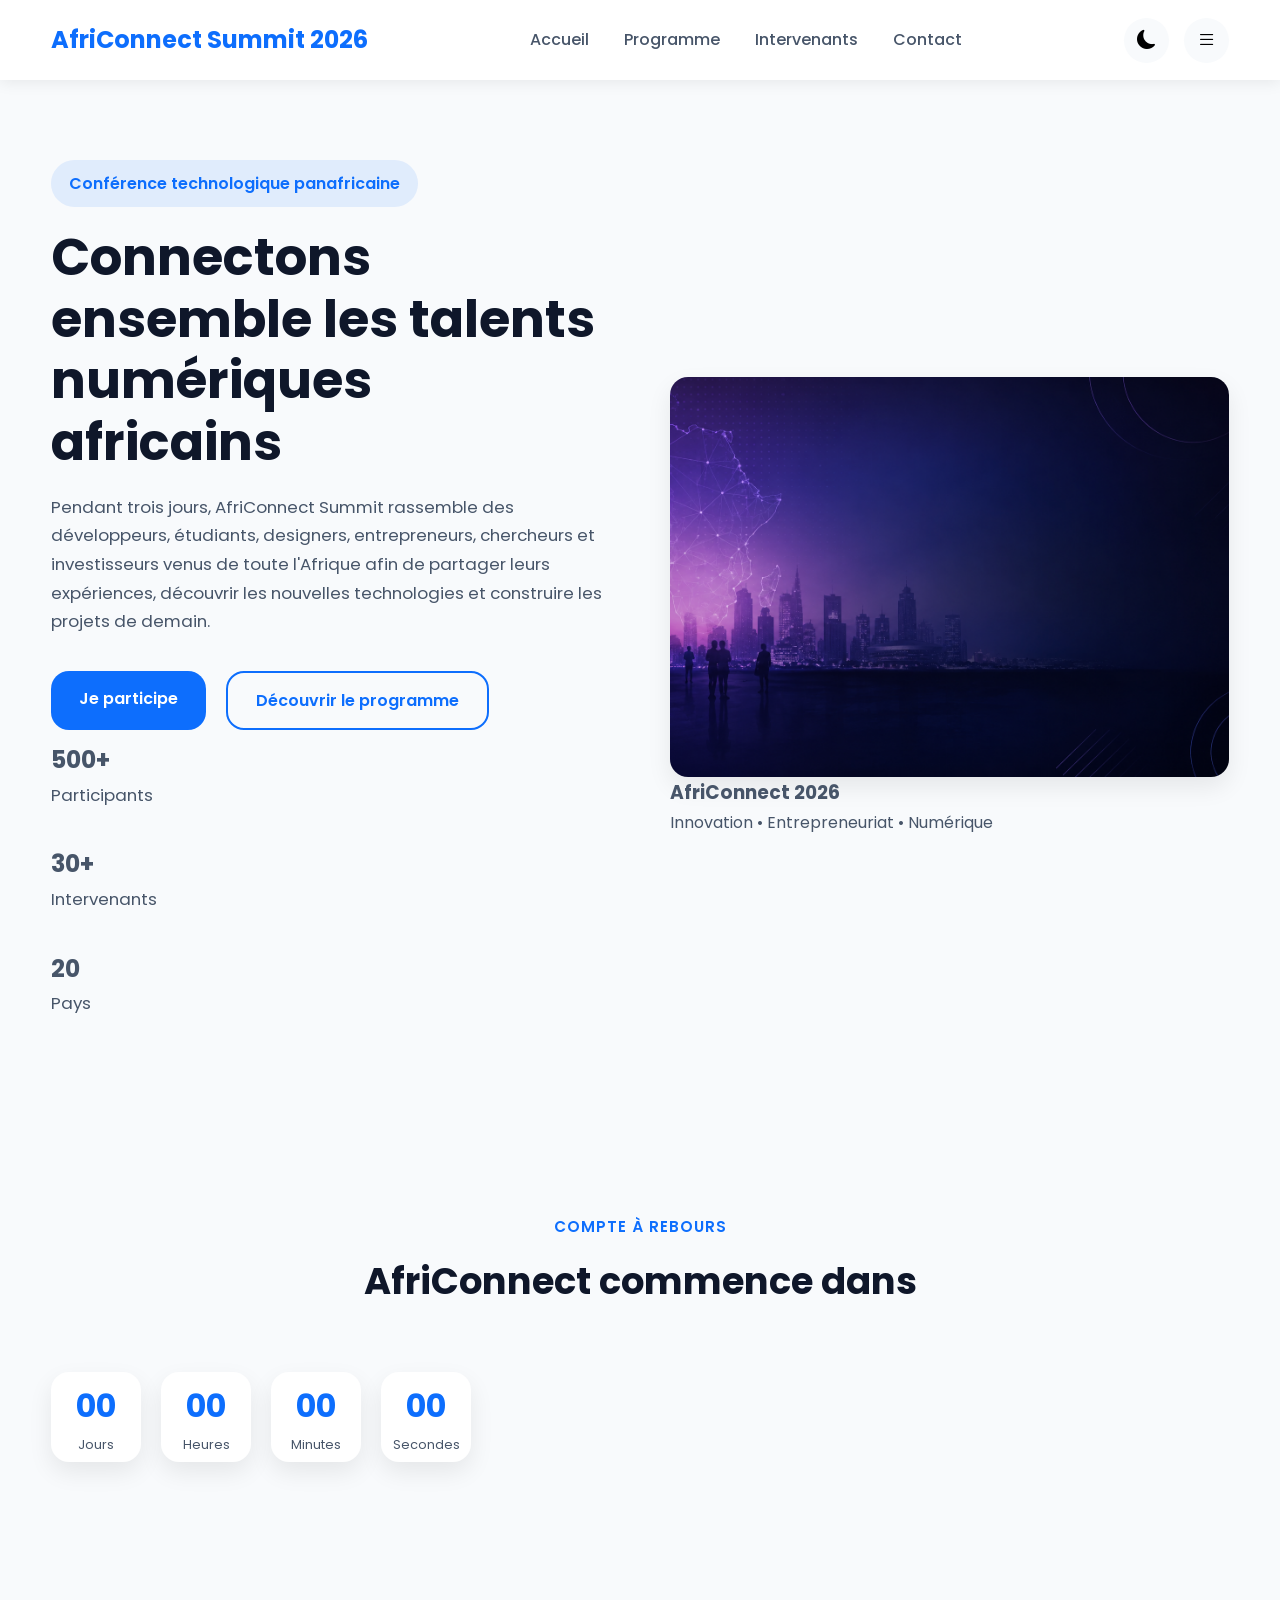
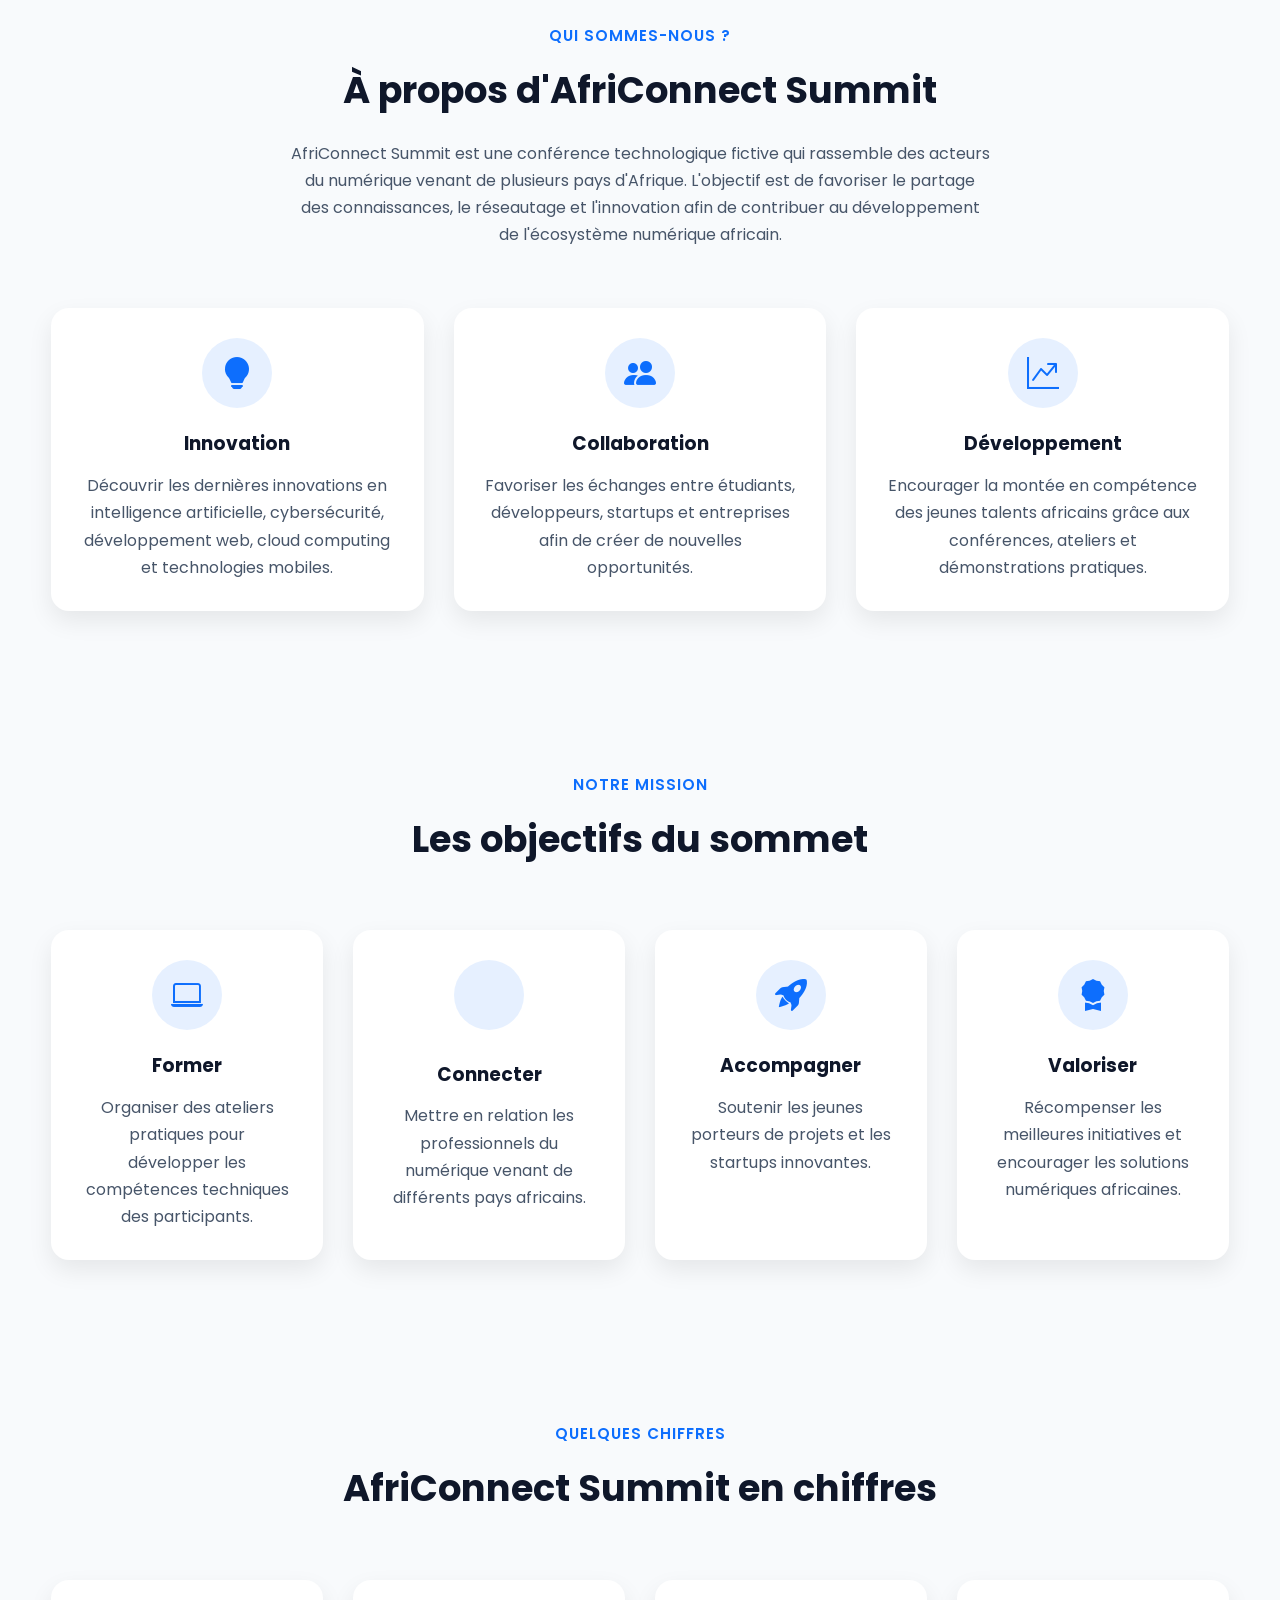
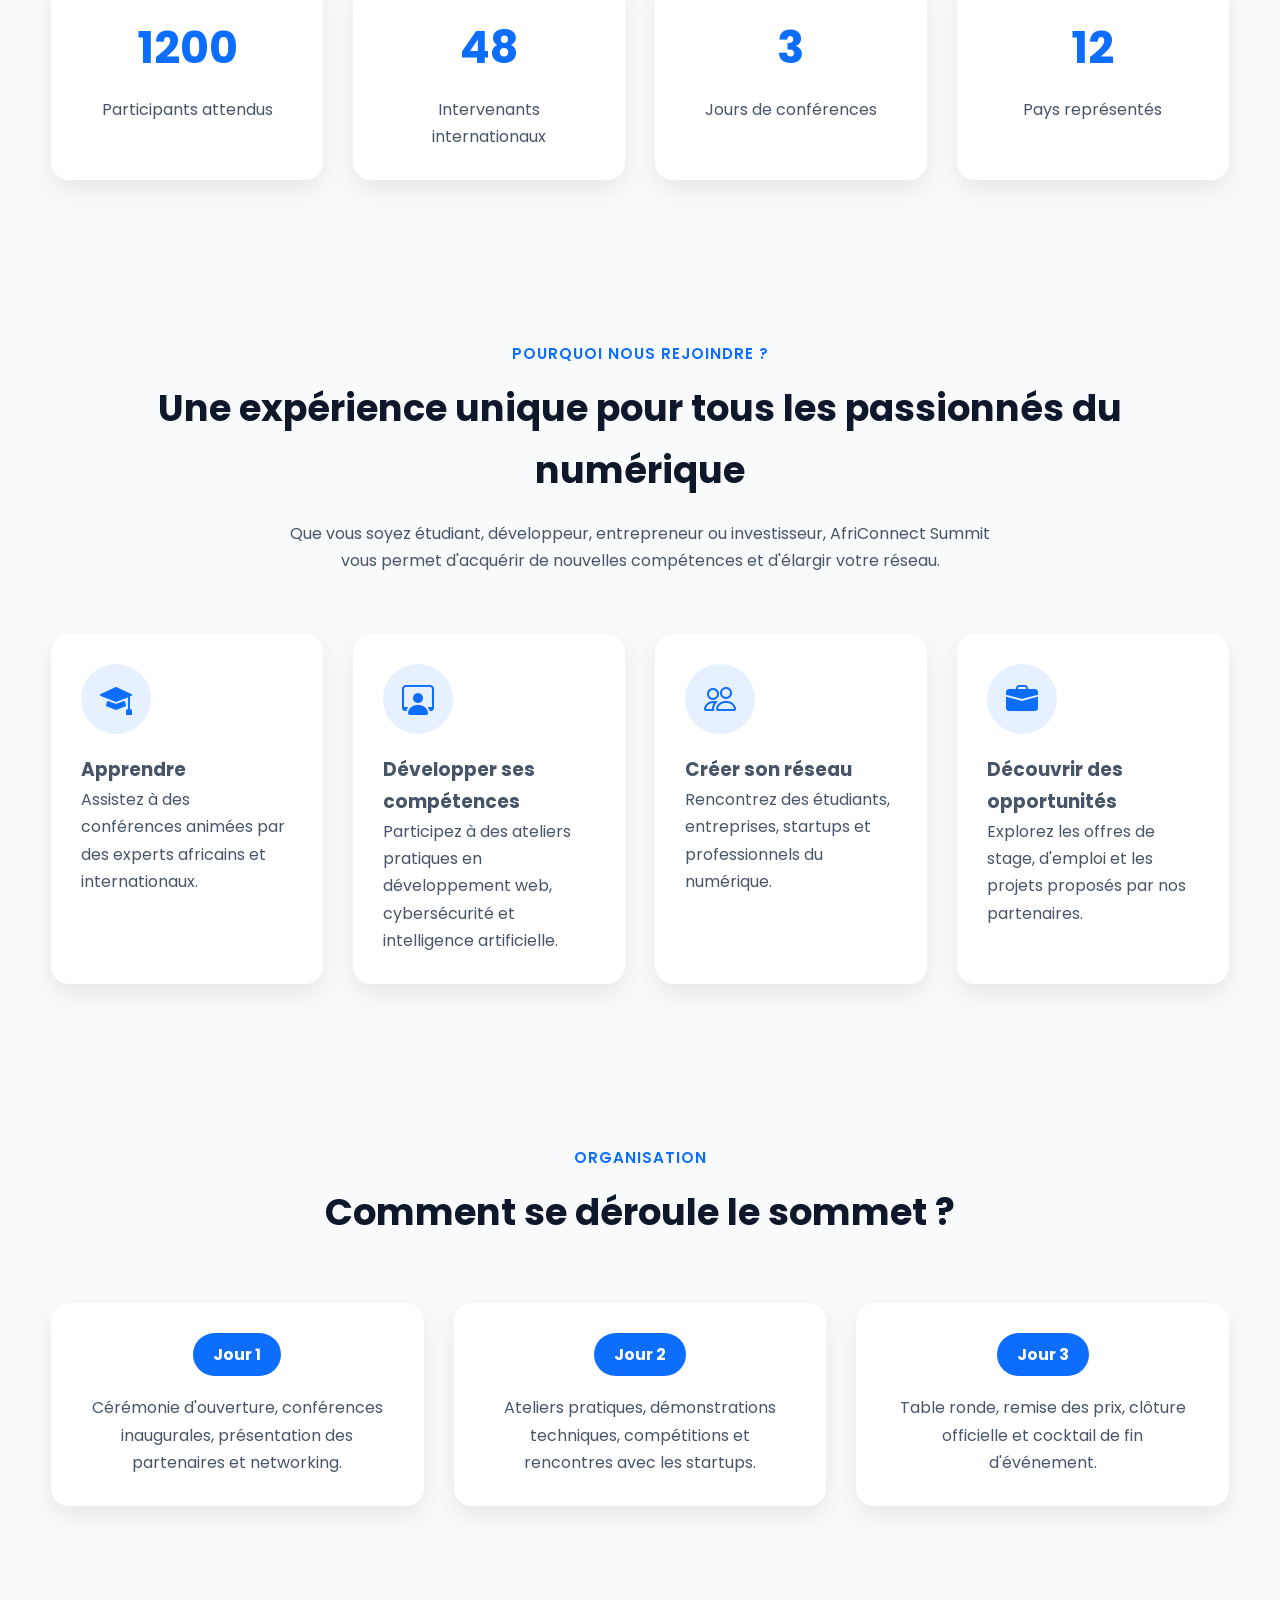
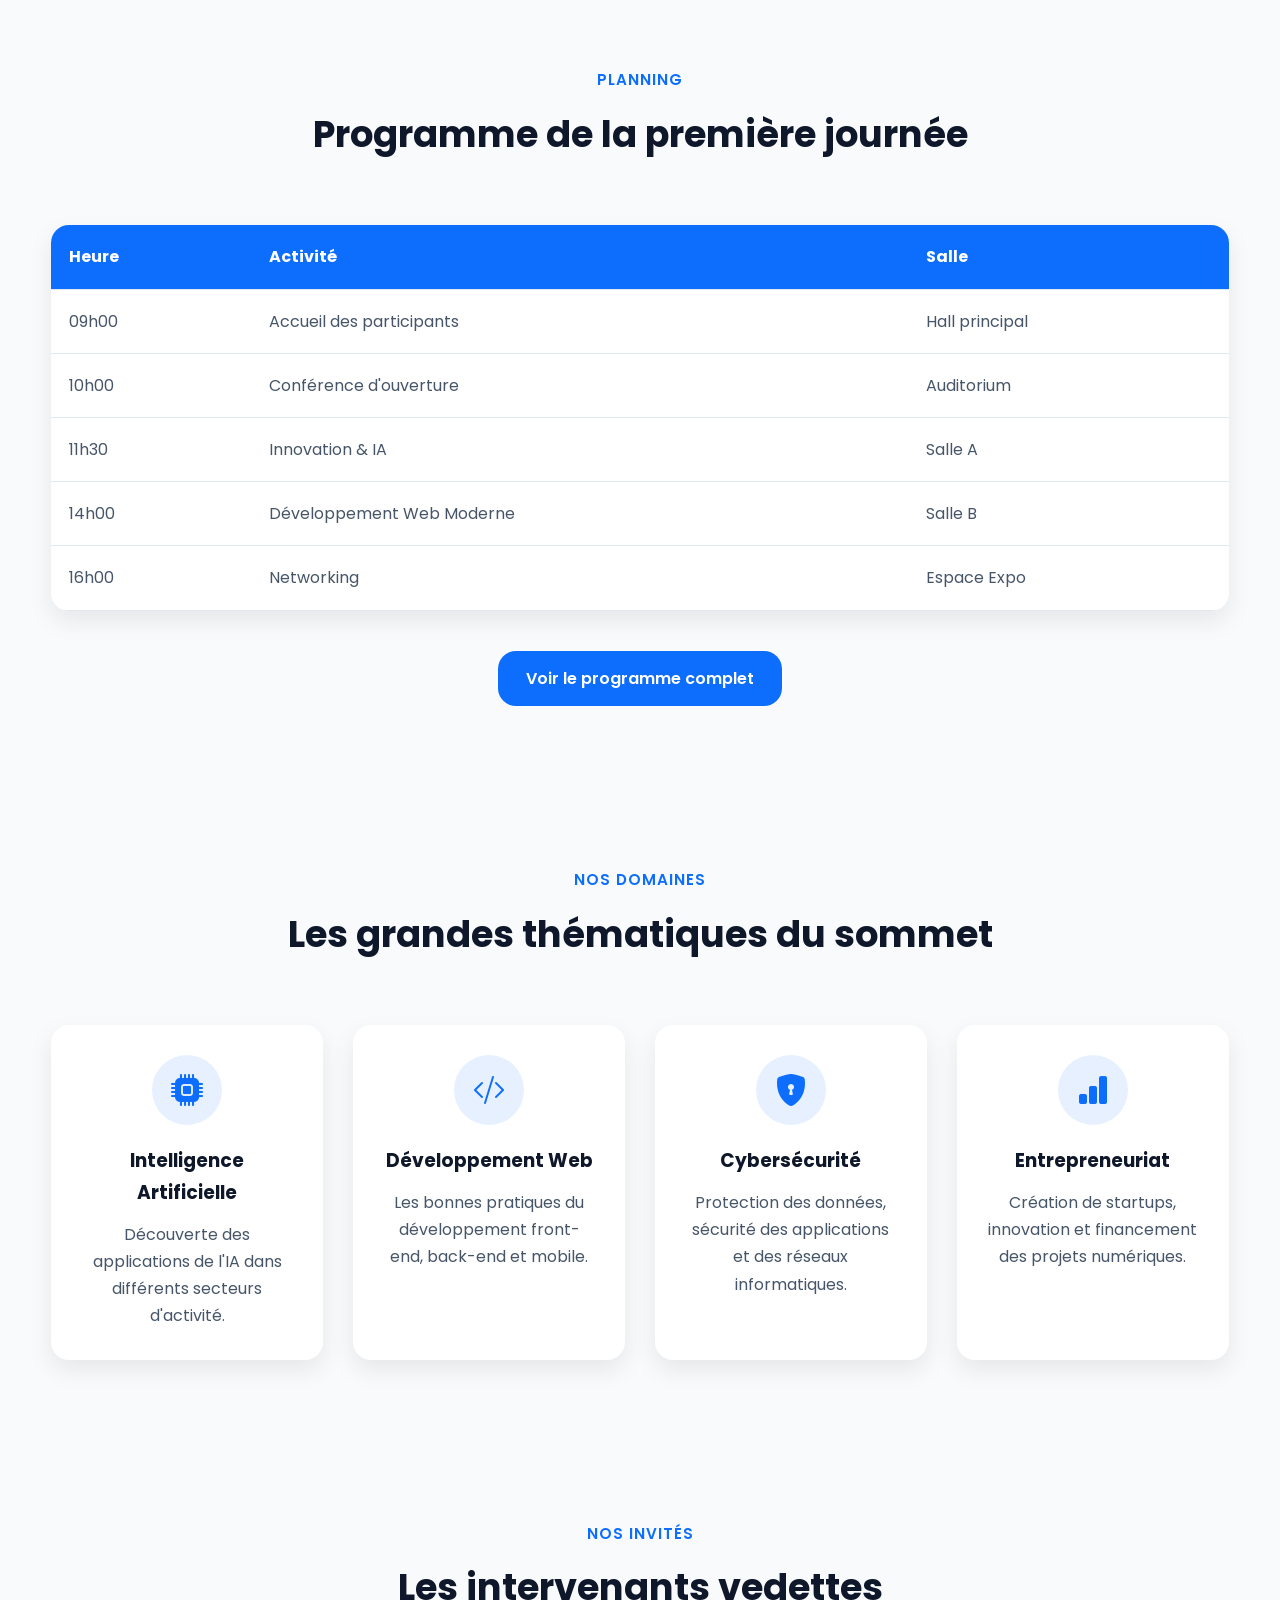
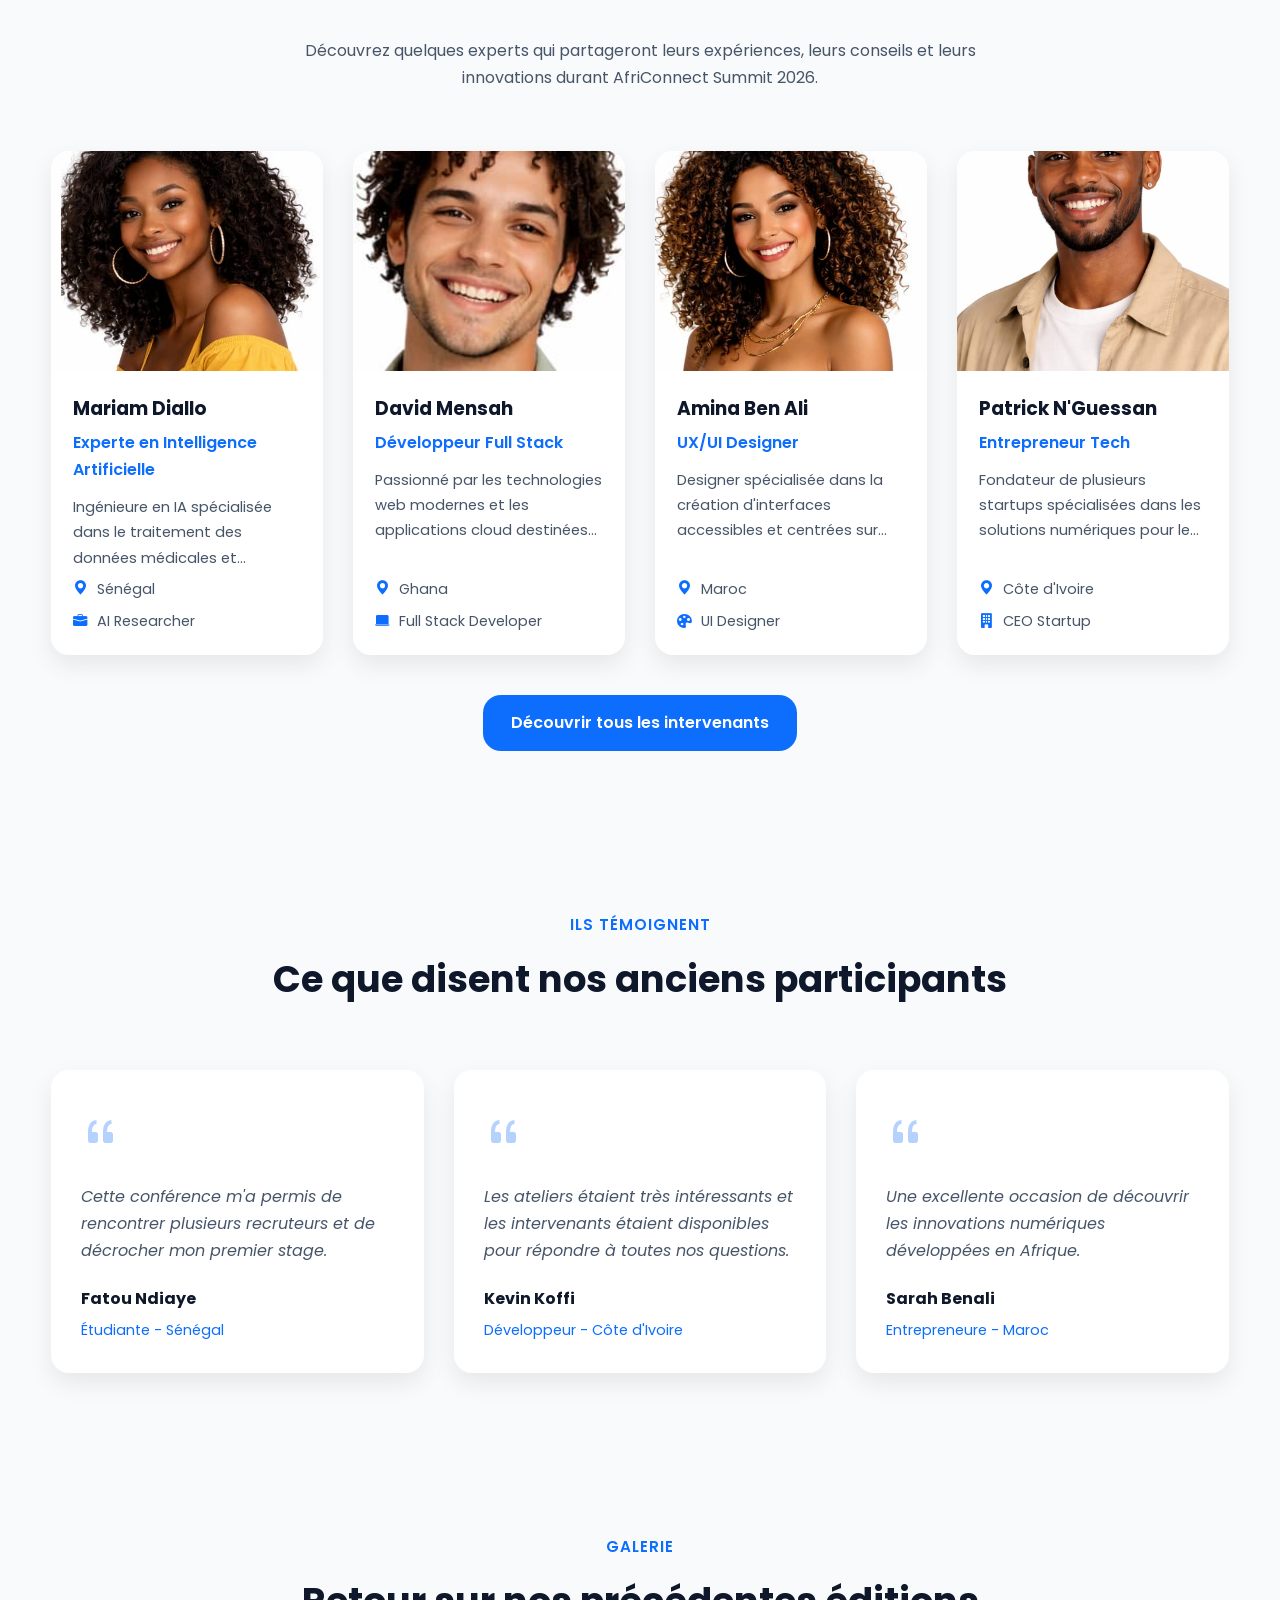
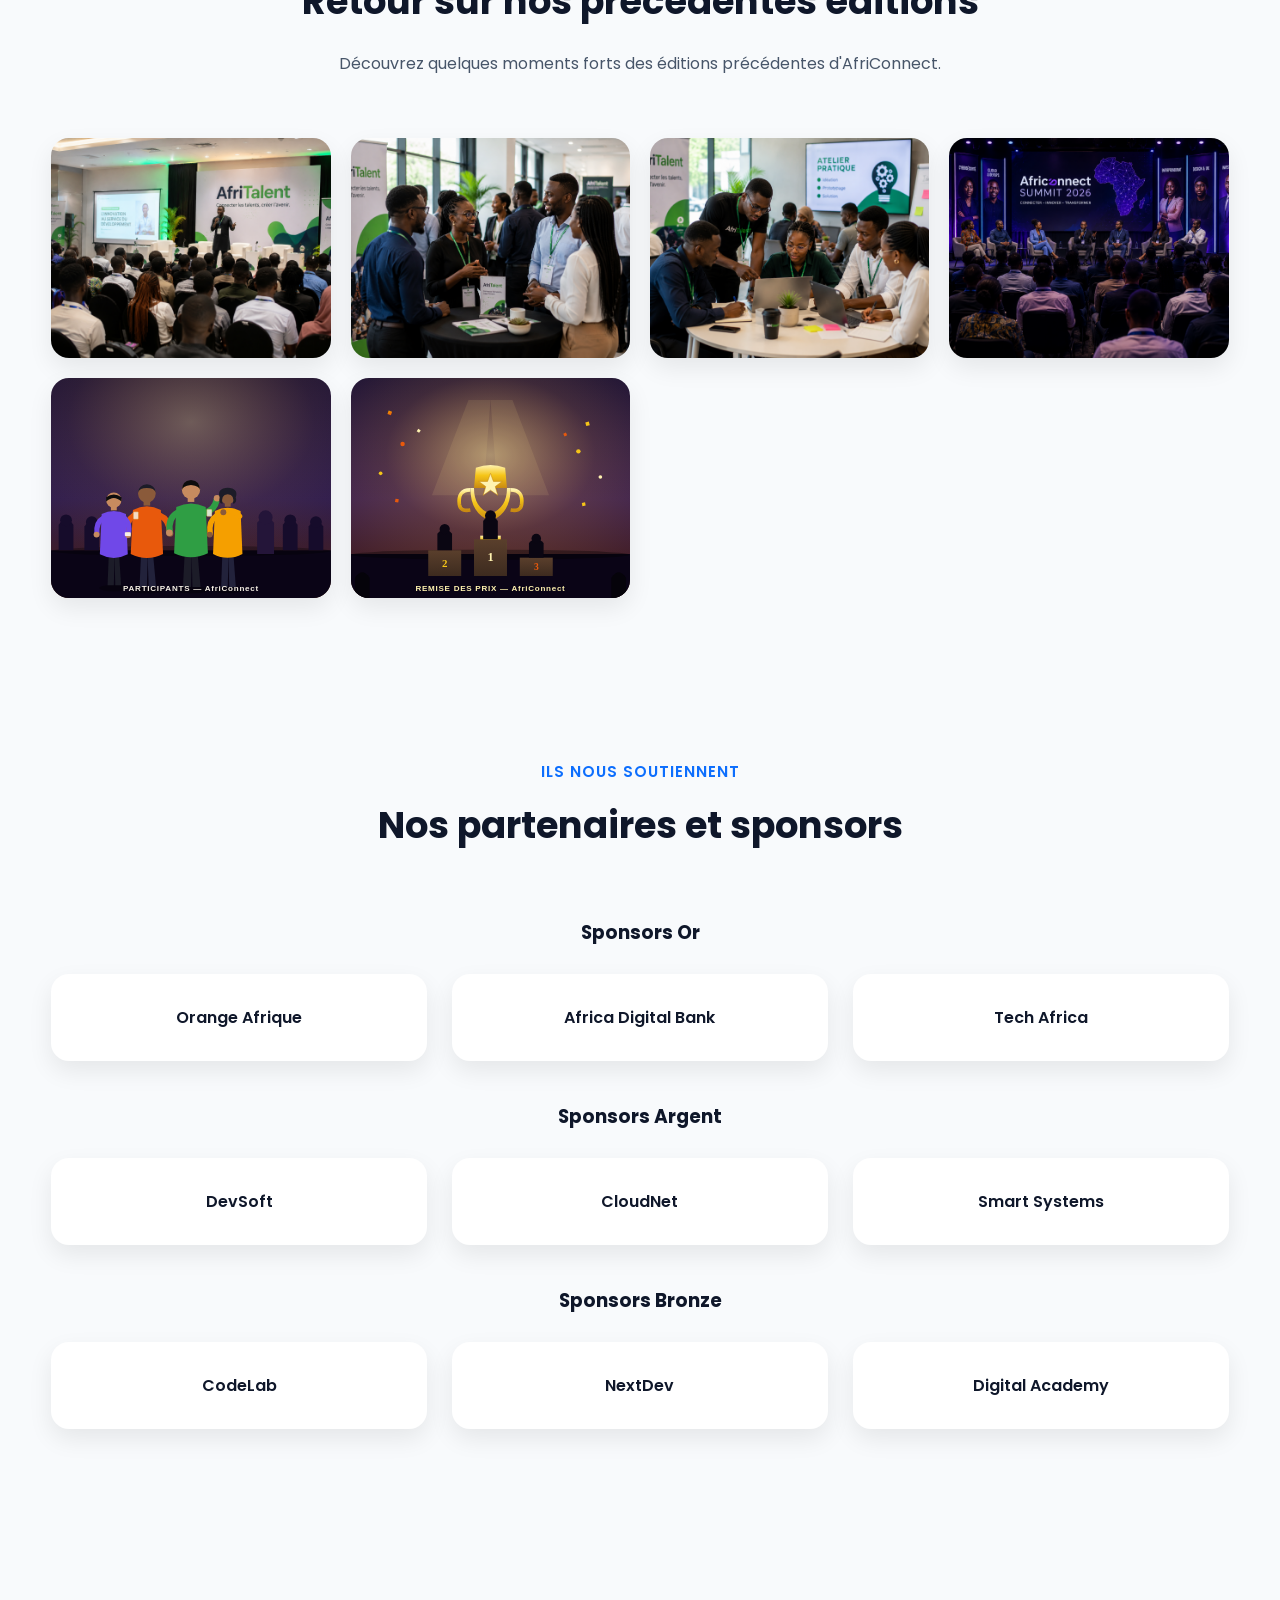
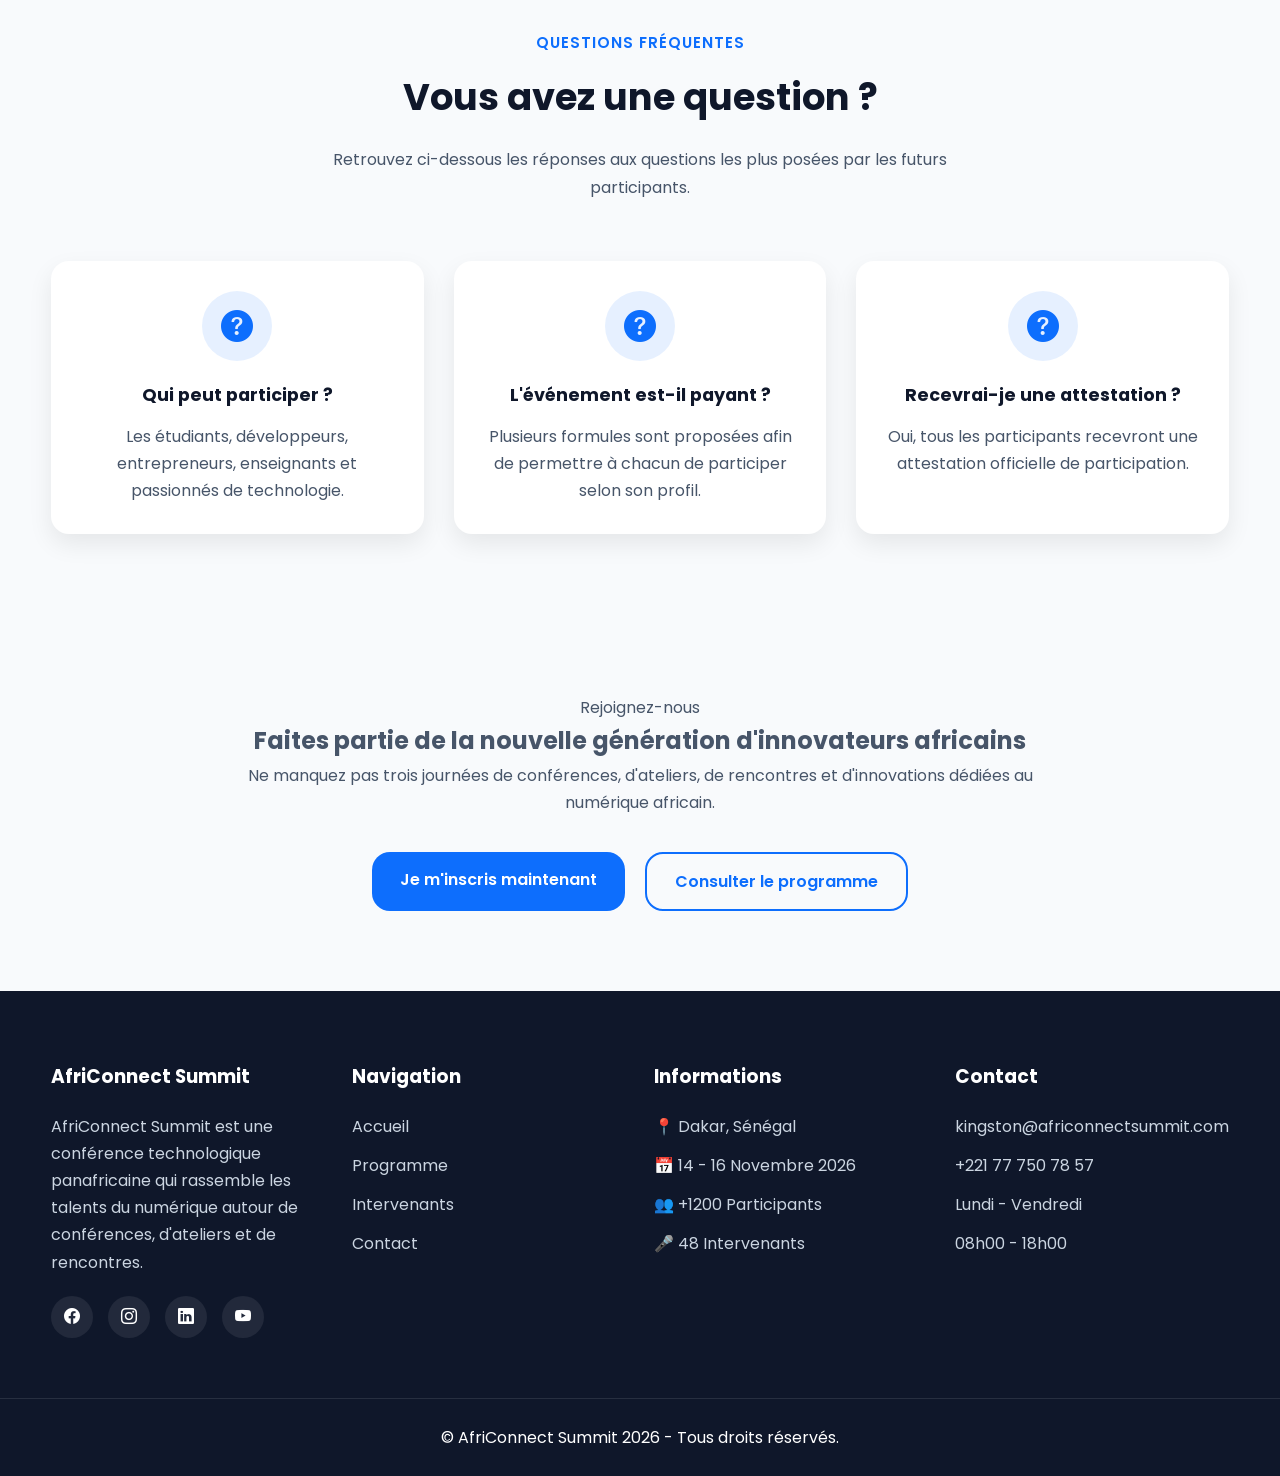
<file: index.html>
<!DOCTYPE html>
<html lang="fr">

<head>

    <meta charset="UTF-8">
    <meta name="viewport" content="width=device-width, initial-scale=1.0">

    <title>AfriConnect Summit 2026 | Accueil</title>

    <link rel="preconnect" href="https://fonts.googleapis.com">

    <link rel="preconnect" href="https://fonts.gstatic.com" crossorigin>

    <link href="https://fonts.googleapis.com/css2?family=Poppins:wght@300;400;500;600;700&family=Space+Grotesk:wght@500;700&display=swap" rel="stylesheet">

    <link rel="stylesheet" href="https://cdn.jsdelivr.net/npm/bootstrap-icons@1.13.1/font/bootstrap-icons.min.css">

    <link rel="stylesheet" href="css/style.css">

</head>

<body>

    <div class="loader">

        <div class="loader-circle"></div>

    </div>

    <header>

        <nav class="navbar">

            <div class="logo">

                <a href="index.html">

                    AfriConnect Summit 2026

                </a>

            </div>

            <ul class="menu">

                <li>
                    <a href="index.html">Accueil</a>
                </li>

                <li>
                    <a href="programme.html">Programme</a>
                </li>

                <li>
                    <a href="intervenants.html">Intervenants</a>
                </li>

                <li>
                    <a href="contact.html">Contact</a>
                </li>

            </ul>

            <div class="nav-actions">

                <button id="darkModeBtn" aria-label="Changer de thème">

                    <i class="bi bi-moon-fill"></i>

                </button>

                <button class="menu-toggle" aria-label="Ouvrir le menu">
                    <i class="bi bi-list"></i>
                </button>

            </div>

        </nav>

    </header>

    <main>

        <section id="hero" class="fade-up">

            <div class="container hero-container">

                <div class="hero-text">

                    <span class="hero-badge">

                        Conférence technologique panafricaine

                    </span>

                    <h1>

                        Connectons ensemble les talents numériques africains

                    </h1>

                    <p>

                        Pendant trois jours, AfriConnect Summit rassemble des
                        développeurs, étudiants, designers, entrepreneurs,
                        chercheurs et investisseurs venus de toute l'Afrique
                        afin de partager leurs expériences, découvrir les
                        nouvelles technologies et construire les projets de
                        demain.

                    </p>

                    <div class="hero-buttons">

                        <a href="contact.html" class="btn">

                            Je participe

                        </a>

                        <a href="programme.html" class="btn btn-outline">

                            Découvrir le programme

                        </a>

                    </div>

                   <div class="stats">

                        <div class="stat-item">
                            <h2><span id="participants">0</span>+</h2>
                            <p>Participants</p>
                        </div>

                        <div class="stat-item">
                            <h2><span id="intervenants">0</span>+</h2>
                            <p>Intervenants</p>
                        </div>

                        <div class="stat-item">
                            <h2><span id="pays">0</span></h2>
                            <p>Pays</p>
                        </div>

                    </div>


                </div>

                <div class="hero-image">

                    <img
                        src="images/INDEX.png" alt="Participants assistant à une conférence technologique en Afrique">
                    
                    <div class="hero-card">
                        <h3>AfriConnect 2026</h3>
                        <p>Innovation • Entrepreneuriat • Numérique</p>
                    </div>
                </div>
            </div>
        </section>

        <section class="countdown-section">

            <div class="container">

                <div class="section-title">

                    <span>Compte à rebours</span>

                    <h2>AfriConnect commence dans</h2>

                </div>

               <div class="countdown">

                    <div class="time-box">
                        <span id="jours">00</span>
                        <small>Jours</small>
                    </div>

                    <div class="time-box">
                        <span id="heures">00</span>
                        <small>Heures</small>
                    </div>

                    <div class="time-box">
                        <span id="minutes">00</span>
                        <small>Minutes</small>
                    </div>

                    <div class="time-box">
                        <span id="secondes">00</span>
                        <small>Secondes</small>
                    </div>

                </div>

            </div>

        </section>
    
        <section id="about" class="fade-up">

            <div class="container">

                <div class="section-title">

                    <span>Qui sommes-nous ?</span>

                    <h2>À propos d'AfriConnect Summit</h2>

                    <p>
                        AfriConnect Summit est une conférence technologique fictive
                        qui rassemble des acteurs du numérique venant de plusieurs
                        pays d'Afrique. L'objectif est de favoriser le partage des
                        connaissances, le réseautage et l'innovation afin de
                        contribuer au développement de l'écosystème numérique
                        africain.
                    </p>

                </div>

                <div class="about-content">

                    <article class="about-card">

                        <i class="bi bi-lightbulb-fill"></i>

                        <h3>Innovation</h3>

                        <p>
                            Découvrir les dernières innovations en intelligence
                            artificielle, cybersécurité, développement web,
                            cloud computing et technologies mobiles.
                        </p>

                    </article>

                    <article class="about-card">

                        <i class="bi bi-people-fill"></i>

                        <h3>Collaboration</h3>

                        <p>
                            Favoriser les échanges entre étudiants,
                            développeurs, startups et entreprises afin
                            de créer de nouvelles opportunités.
                        </p>

                    </article>

                    <article class="about-card">

                        <i class="bi bi-graph-up-arrow"></i>

                        <h3>Développement</h3>

                        <p>
                            Encourager la montée en compétence des jeunes
                            talents africains grâce aux conférences,
                            ateliers et démonstrations pratiques.
                        </p>

                    </article>

                </div>

            </div>

        </section>

        <section id="objectifs" class="fade-up">

            <div class="container">

                <div class="section-title">

                    <span>Notre mission</span>

                    <h2>Les objectifs du sommet</h2>

                </div>

                <div class="objectifs-grid">

                    <article>

                        <i class="bi bi-laptop"></i>

                        <h3>Former</h3>

                        <p>
                            Organiser des ateliers pratiques pour développer
                            les compétences techniques des participants.
                        </p>

                    </article>

                    <article>

                        <i class="bi bi-globe-africa"></i>

                        <h3>Connecter</h3>

                        <p>
                            Mettre en relation les professionnels du numérique
                            venant de différents pays africains.
                        </p>

                    </article>

                    <article>

                        <i class="bi bi-rocket-takeoff-fill"></i>

                        <h3>Accompagner</h3>

                        <p>
                            Soutenir les jeunes porteurs de projets et les
                            startups innovantes.
                        </p>

                    </article>

                    <article>

                        <i class="bi bi-award-fill"></i>

                        <h3>Valoriser</h3>

                        <p>
                            Récompenser les meilleures initiatives et encourager
                            les solutions numériques africaines.
                        </p>

                    </article>

                </div>

            </div>

        </section>

        <section id="statistiques">

            <div class="container">

                <div class="section-title">

                    <span>Quelques chiffres</span>

                    <h2>AfriConnect Summit en chiffres</h2>

                </div>

                <div class="stats-grid">

                    <article class="stat-card">

                        <h3 id="participants">1200</h3>

                        <p>Participants attendus</p>

                    </article>

                    <article class="stat-card">

                        <h3 id="intervenants">48</h3>

                        <p>Intervenants internationaux</p>

                    </article>

                    <article class="stat-card">

                        <h3 id="jours-event">3</h3>

                        <p>Jours de conférences</p>

                    </article>

                    <article class="stat-card">

                        <h3 id="pays">12</h3>

                        <p>Pays représentés</p>

                    </article>

                </div>

            </div>

        </section>
        
        <section id="pourquoi">

            <div class="container">

                <div class="section-title">

                    <span>Pourquoi nous rejoindre ?</span>

                    <h2>Une expérience unique pour tous les passionnés du numérique</h2>

                    <p>
                        Que vous soyez étudiant, développeur, entrepreneur ou
                        investisseur, AfriConnect Summit vous permet d'acquérir
                        de nouvelles compétences et d'élargir votre réseau.
                    </p>

                </div>

                <div class="why-grid">

                    <article class="why-card">

                        <i class="bi bi-mortarboard-fill"></i>

                        <h3>Apprendre</h3>

                        <p>
                            Assistez à des conférences animées par des experts
                            africains et internationaux.
                        </p>

                    </article>

                    <article class="why-card">

                        <i class="bi bi-person-workspace"></i>

                        <h3>Développer ses compétences</h3>

                        <p>
                            Participez à des ateliers pratiques en développement
                            web, cybersécurité et intelligence artificielle.
                        </p>

                    </article>

                    <article class="why-card">

                        <i class="bi bi-people"></i>

                        <h3>Créer son réseau</h3>

                        <p>
                            Rencontrez des étudiants, entreprises, startups et
                            professionnels du numérique.
                        </p>

                    </article>

                    <article class="why-card">

                        <i class="bi bi-briefcase-fill"></i>

                        <h3>Découvrir des opportunités</h3>

                        <p>
                            Explorez les offres de stage, d'emploi et les projets
                            proposés par nos partenaires.
                        </p>

                    </article>

                </div>

            </div>

        </section>

        <section id="deroulement">

            <div class="container">

                <div class="section-title">

                    <span>Organisation</span>

                    <h2>Comment se déroule le sommet ?</h2>

                </div>

                <div class="timeline">

                    <article class="timeline-item">

                        <h3>Jour 1</h3>

                        <p>
                            Cérémonie d'ouverture, conférences inaugurales,
                            présentation des partenaires et networking.
                        </p>

                    </article>

                    <article class="timeline-item">

                        <h3>Jour 2</h3>

                        <p>
                            Ateliers pratiques, démonstrations techniques,
                            compétitions et rencontres avec les startups.
                        </p>

                    </article>

                    <article class="timeline-item">

                        <h3>Jour 3</h3>

                        <p>
                            Table ronde, remise des prix, clôture officielle
                            et cocktail de fin d'événement.
                        </p>

                    </article>

                </div>

            </div>

        </section>

        <section id="programme-apercu">

            <div class="container">

                <div class="section-title">

                    <span>Planning</span>

                    <h2>Programme de la première journée</h2>

                </div>

                <table>

                    <thead>

                        <tr>

                            <th>Heure</th>

                            <th>Activité</th>

                            <th>Salle</th>

                        </tr>

                    </thead>

                    <tbody>

                        <tr>

                            <td>09h00</td>

                            <td>Accueil des participants</td>

                            <td>Hall principal</td>

                        </tr>

                        <tr>

                            <td>10h00</td>

                            <td>Conférence d'ouverture</td>

                            <td>Auditorium</td>

                        </tr>

                        <tr>

                            <td>11h30</td>

                            <td>Innovation & IA</td>

                            <td>Salle A</td>

                        </tr>

                        <tr>

                            <td>14h00</td>

                            <td>Développement Web Moderne</td>

                            <td>Salle B</td>

                        </tr>

                        <tr>

                            <td>16h00</td>

                            <td>Networking</td>

                            <td>Espace Expo</td>

                        </tr>

                    </tbody>

                </table>

                <div class="center">

                    <a href="programme.html" class="btn">

                        Voir le programme complet

                    </a>

                </div>

            </div>

        </section>

        <section id="themes" class="fade-up">

            <div class="container">

                <div class="section-title">

                    <span>Nos domaines</span>

                    <h2>Les grandes thématiques du sommet</h2>

                </div>

                <div class="themes-grid">

                    <article>

                        <i class="bi bi-cpu-fill"></i>

                        <h3>Intelligence Artificielle</h3>

                        <p>
                            Découverte des applications de l'IA dans différents
                            secteurs d'activité.
                        </p>

                    </article>

                    <article>

                        <i class="bi bi-code-slash"></i>

                        <h3>Développement Web</h3>

                        <p>
                            Les bonnes pratiques du développement front-end,
                            back-end et mobile.
                        </p>

                    </article>

                    <article>

                        <i class="bi bi-shield-lock-fill"></i>

                        <h3>Cybersécurité</h3>

                        <p>
                            Protection des données, sécurité des applications
                            et des réseaux informatiques.
                        </p>

                    </article>

                    <article>

                        <i class="bi bi-bar-chart-fill"></i>

                        <h3>Entrepreneuriat</h3>

                        <p>
                            Création de startups, innovation et financement
                            des projets numériques.
                        </p>

                    </article>

                </div>

            </div>

        </section>

        <section id="speakers">

            <div class="container">

                <div class="section-title">

                    <span>Nos invités</span>

                    <h2>Les intervenants vedettes</h2>

                    <p>
                        Découvrez quelques experts qui partageront leurs expériences,
                        leurs conseils et leurs innovations durant AfriConnect Summit 2026.
                    </p>

                </div>

                <div class="speakers-grid">

                    <article class="speaker-card">

                        <img src="images/im5.jpeg" alt="Mariam Diallo">

                        <div class="speaker-content">

                            <h3>Mariam Diallo</h3>

                            <span>Experte en Intelligence Artificielle</span>

                            <p>
                                Ingénieure en IA spécialisée dans le traitement des
                                données médicales et l'innovation numérique.
                            </p>

                            <ul>

                                <li><i class="bi bi-geo-alt-fill"></i> Sénégal</li>

                                <li><i class="bi bi-briefcase-fill"></i> AI Researcher</li>

                            </ul>

                        </div>

                    </article>

                    <article class="speaker-card">

                        <img src="images/im2.jpeg" alt="David Mensah">

                        <div class="speaker-content">

                            <h3>David Mensah</h3>

                            <span>Développeur Full Stack</span>

                            <p>
                                Passionné par les technologies web modernes et les
                                applications cloud destinées aux startups africaines.
                            </p>

                            <ul>

                                <li><i class="bi bi-geo-alt-fill"></i> Ghana</li>

                                <li><i class="bi bi-laptop-fill"></i> Full Stack Developer</li>

                            </ul>

                        </div>

                    </article>

                    <article class="speaker-card">

                        <img src="images/im6.jpeg" alt="Amina Ben Ali">

                        <div class="speaker-content">

                            <h3>Amina Ben Ali</h3>

                            <span>UX/UI Designer</span>

                            <p>
                                Designer spécialisée dans la création d'interfaces
                                accessibles et centrées sur l'expérience utilisateur.
                            </p>

                            <ul>

                                <li><i class="bi bi-geo-alt-fill"></i> Maroc</li>

                                <li><i class="bi bi-palette-fill"></i> UI Designer</li>

                            </ul>

                        </div>

                    </article>

                    <article class="speaker-card">

                        <img src="images/im1.jpeg" alt="Patrick N'Guessan">

                        <div class="speaker-content">

                            <h3>Patrick N'Guessan</h3>

                            <span>Entrepreneur Tech</span>

                            <p>
                                Fondateur de plusieurs startups spécialisées dans
                                les solutions numériques pour les PME africaines.
                            </p>

                            <ul>

                                <li><i class="bi bi-geo-alt-fill"></i> Côte d'Ivoire</li>

                                <li><i class="bi bi-building-fill"></i> CEO Startup</li>

                            </ul>

                        </div>

                    </article>

                </div>

                <div class="center">

                    <a href="intervenants.html" class="btn">

                        Découvrir tous les intervenants

                    </a>

                </div>

            </div>

        </section>

        <section id="testimonials">

            <div class="container">

                <div class="section-title">

                    <span>Ils témoignent</span>

                    <h2>Ce que disent nos anciens participants</h2>

                </div>

                <div class="testimonial-grid">

                    <article class="testimonial-card">

                        <i class="bi bi-quote"></i>

                        <p>
                            Cette conférence m'a permis de rencontrer plusieurs
                            recruteurs et de décrocher mon premier stage.
                        </p>

                        <h4>Fatou Ndiaye</h4>

                        <span>Étudiante - Sénégal</span>

                    </article>

                    <article class="testimonial-card">

                        <i class="bi bi-quote"></i>

                        <p>
                            Les ateliers étaient très intéressants et les
                            intervenants étaient disponibles pour répondre à
                            toutes nos questions.
                        </p>

                        <h4>Kevin Koffi</h4>

                        <span>Développeur - Côte d'Ivoire</span>

                    </article>

                    <article class="testimonial-card">

                        <i class="bi bi-quote"></i>

                        <p>
                            Une excellente occasion de découvrir les innovations
                            numériques développées en Afrique.
                        </p>

                        <h4>Sarah Benali</h4>

                        <span>Entrepreneure - Maroc</span>

                    </article>

                </div>

            </div>

        </section>

        <section id="galerie">

            <div class="container">

                <div class="section-title">

                    <span>Galerie</span>

                    <h2>Retour sur nos précédentes éditions</h2>

                    <p>
                        Découvrez quelques moments forts des éditions précédentes
                        d'AfriConnect.
                    </p>

                </div>

                <div class="gallery-grid">

                    <div class="gallery-card">
                        <img src="images/conference moderne.png" alt="Conférence">
                    </div>

                    <div class="gallery-card">
                        <img src="images/networking.png" alt="Networking">
                    </div>

                    <div class="gallery-card">
                        <img src="images/pratique.png" alt="Atelier pratique">
                    </div>

                    <div class="gallery-card">
                        <img src="images/intervenant.png" alt="Intervenant">
                    </div>

                    <div class="gallery-card">
                        <img src="images/gallery5.svg" alt="Participants">
                    </div>

                    <div class="gallery-card">
                        <img src="images/gallery6.svg" alt="Remise des prix">
                    </div>

                </div>

            </div>

        </section>

        <section id="sponsors">

            <div class="container">

                <div class="section-title">

                    <span>Ils nous soutiennent</span>

                    <h2>Nos partenaires et sponsors</h2>

                </div>

                <div class="sponsor-level">

                    <h3>Sponsors Or</h3>

                    <div class="logos">

                        <div>Orange Afrique</div>
                        <div>Africa Digital Bank</div>
                        <div>Tech Africa</div>

                    </div>

                </div>

                <div class="sponsor-level">

                    <h3>Sponsors Argent</h3>

                    <div class="logos">

                        <div>DevSoft</div>
                        <div>CloudNet</div>
                        <div>Smart Systems</div>

                    </div>

                </div>

                <div class="sponsor-level">

                    <h3>Sponsors Bronze</h3>

                    <div class="logos">

                        <div>CodeLab</div>
                        <div>NextDev</div>
                        <div>Digital Academy</div>

                    </div>

                </div>

            </div>

        </section>

        <section id="faq-preview">

            <div class="container">

                <div class="section-title">

                    <span>Questions fréquentes</span>

                    <h2>Vous avez une question ?</h2>

                    <p>
                        Retrouvez ci-dessous les réponses aux questions les plus
                        posées par les futurs participants.
                    </p>

                </div>

                <div class="faq-grid">

                    <article class="faq-card">

                        <i class="bi bi-question-circle-fill"></i>

                        <h3>Qui peut participer ?</h3>

                        <p>
                            Les étudiants, développeurs, entrepreneurs,
                            enseignants et passionnés de technologie.
                        </p>

                    </article>

                    <article class="faq-card">

                        <i class="bi bi-question-circle-fill"></i>

                        <h3>L'événement est-il payant ?</h3>

                        <p>
                            Plusieurs formules sont proposées afin de permettre
                            à chacun de participer selon son profil.
                        </p>

                    </article>

                    <article class="faq-card">

                        <i class="bi bi-question-circle-fill"></i>

                        <h3>Recevrai-je une attestation ?</h3>

                        <p>
                            Oui, tous les participants recevront une attestation
                            officielle de participation.
                        </p>

                    </article>

                </div>

            </div>

        </section>

        <section id="cta">

            <div class="container">

                <div class="cta-content">

                    <span>Rejoignez-nous</span>

                    <h2>

                        Faites partie de la nouvelle génération
                        d'innovateurs africains

                    </h2>

                    <p>

                        Ne manquez pas trois journées de conférences,
                        d'ateliers, de rencontres et d'innovations
                        dédiées au numérique africain.

                    </p>

                    <div class="cta-buttons">

                        <a href="contact.html" class="btn">

                            Je m'inscris maintenant

                        </a>

                        <a href="programme.html" class="btn btn-outline">

                            Consulter le programme

                        </a>

                    </div>

                </div>

            </div>

        </section>

    </main>

    <footer>

        <div class="container footer-container">

            <div class="footer-column">

                <h3>AfriConnect Summit</h3>

                <p>

                    AfriConnect Summit est une conférence technologique
                    panafricaine qui rassemble les talents du numérique
                    autour de conférences, d'ateliers et de rencontres.

                </p>

                <div class="social-links">

                    <a href="#"><i class="bi bi-facebook"></i></a>

                    <a href="#"><i class="bi bi-instagram"></i></a>

                    <a href="#"><i class="bi bi-linkedin"></i></a>

                    <a href="#"><i class="bi bi-youtube"></i></a>

                </div>

            </div>

            <div class="footer-column">

                <h3>Navigation</h3>

                <ul>

                    <li><a href="index.html">Accueil</a></li>

                    <li><a href="programme.html">Programme</a></li>

                    <li><a href="intervenants.html">Intervenants</a></li>

                    <li><a href="contact.html">Contact</a></li>

                </ul>

            </div>

            <div class="footer-column">

                <h3>Informations</h3>

                <ul>

                    <li>📍 Dakar, Sénégal</li>

                    <li>📅 14 - 16 Novembre 2026</li>

                    <li>👥 +1200 Participants</li>

                    <li>🎤 48 Intervenants</li>

                </ul>

            </div>

            <div class="footer-column">

                <h3>Contact</h3>

                <ul>

                    <li>kingston@africonnectsummit.com</li>

                    <li>+221 77 750 78 57</li>

                    <li>Lundi - Vendredi</li>

                    <li>08h00 - 18h00</li>

                </ul>

            </div>

        </div>

        <div class="footer-bottom">

            <p>

                © <span id="annee"></span>
                AfriConnect Summit 2026 -
                Tous droits réservés.

            </p>

        </div>

    </footer>

    <button id="topBtn" aria-label="Retour en haut">

        <i class="bi bi-arrow-up"></i>

    </button>

    <script src="js/main.js"></script>

</body>

</html>
</file>
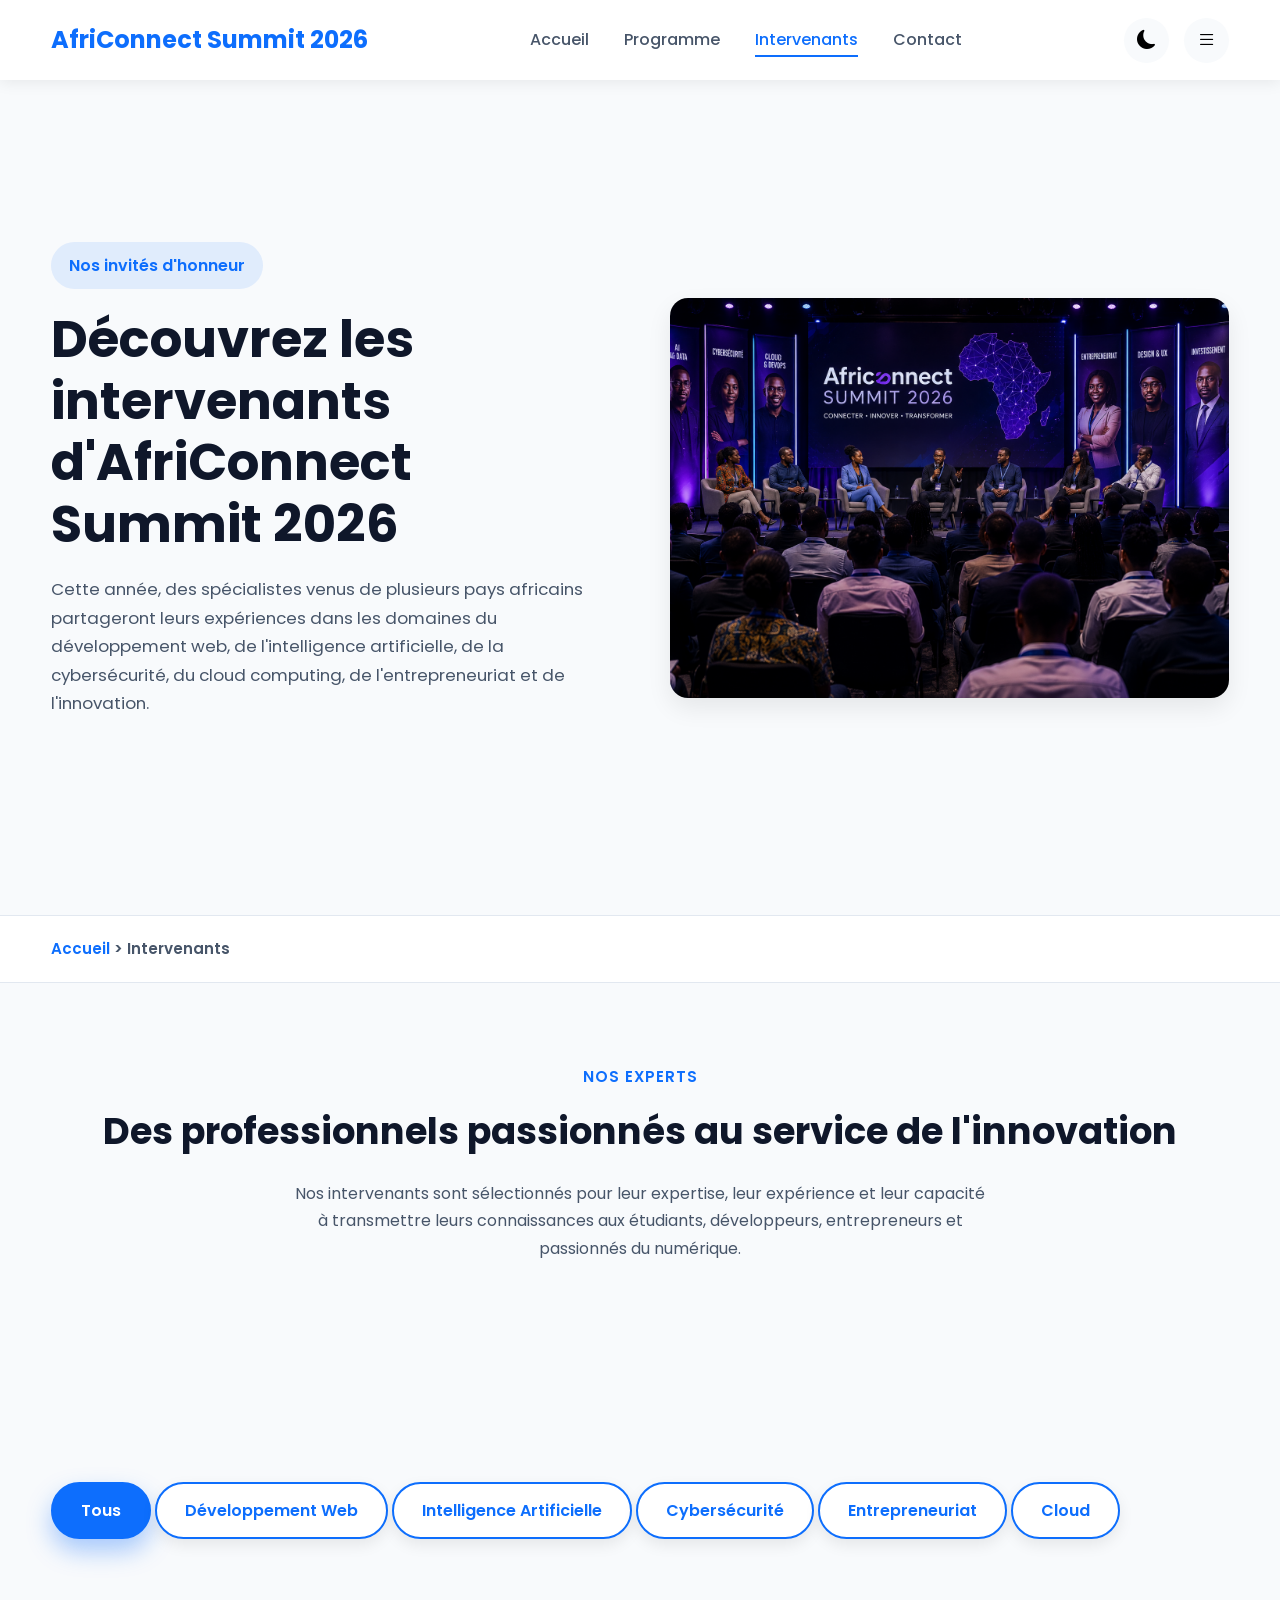
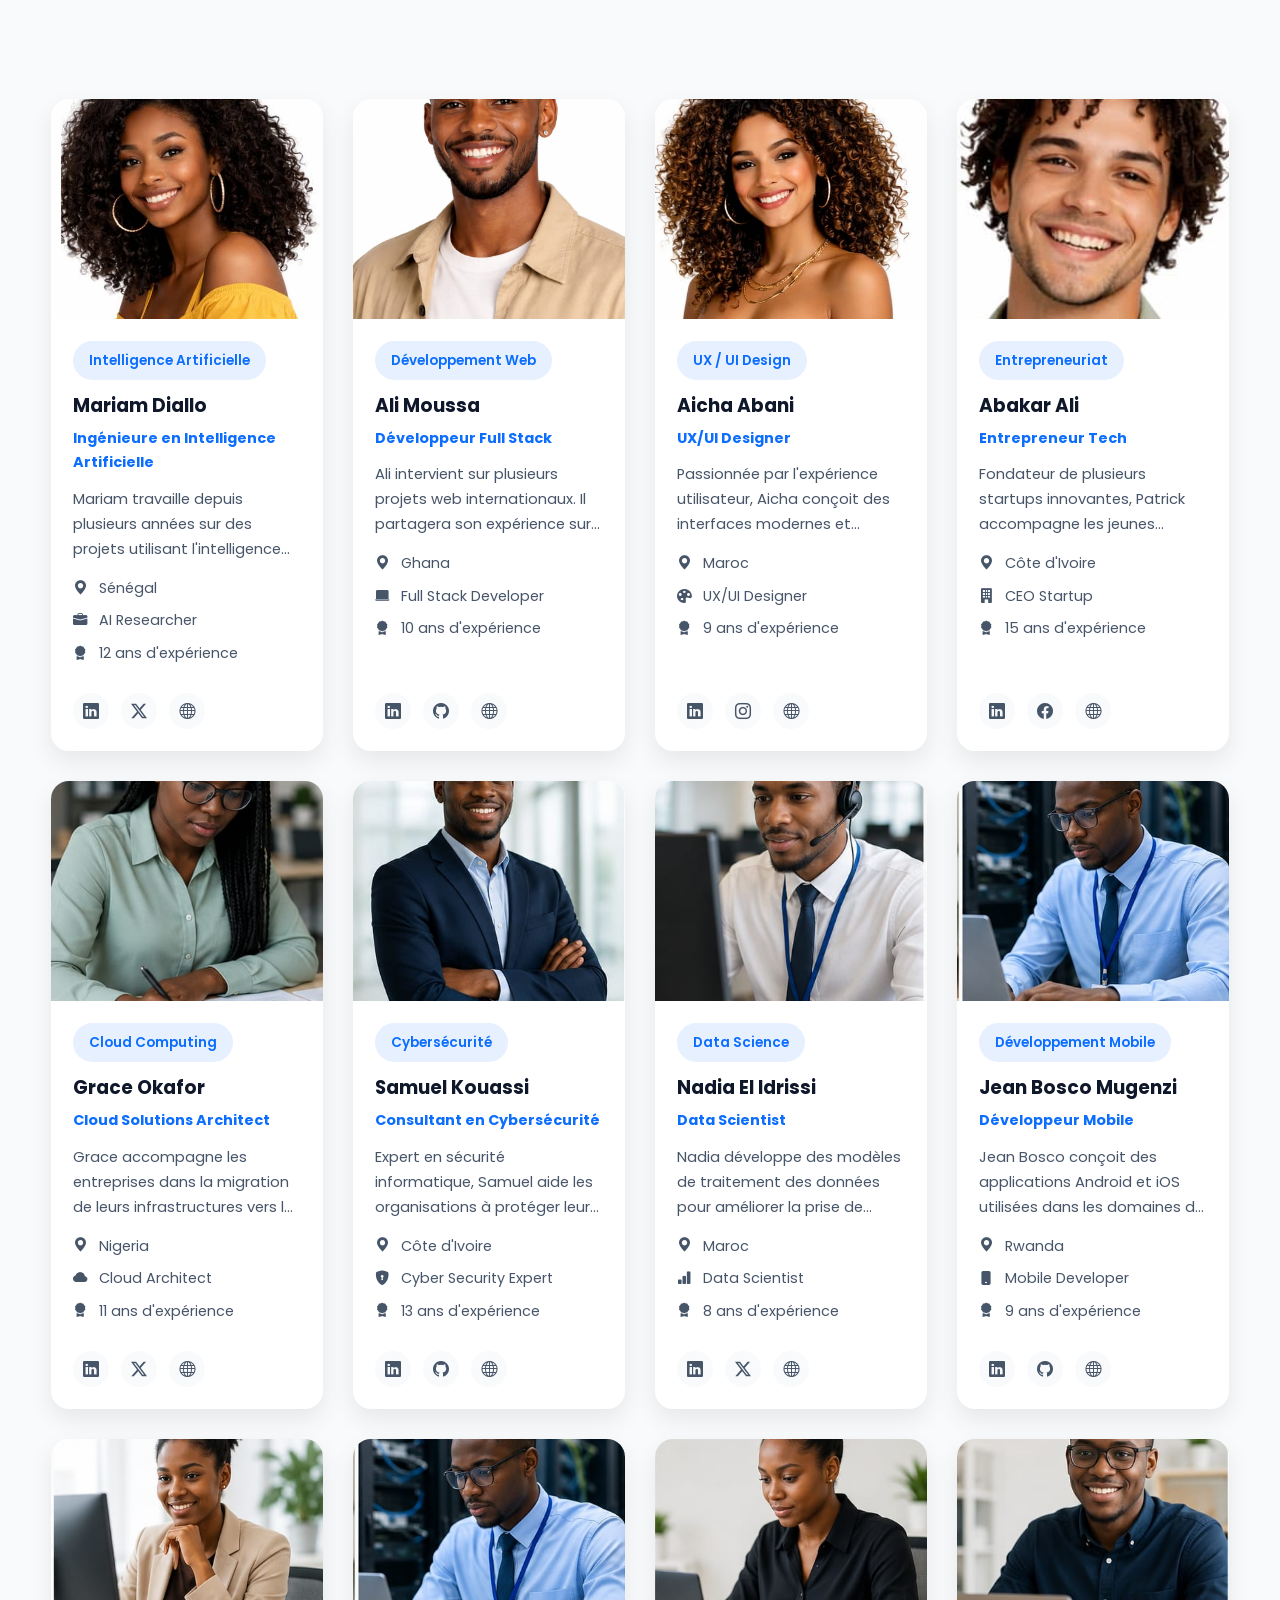
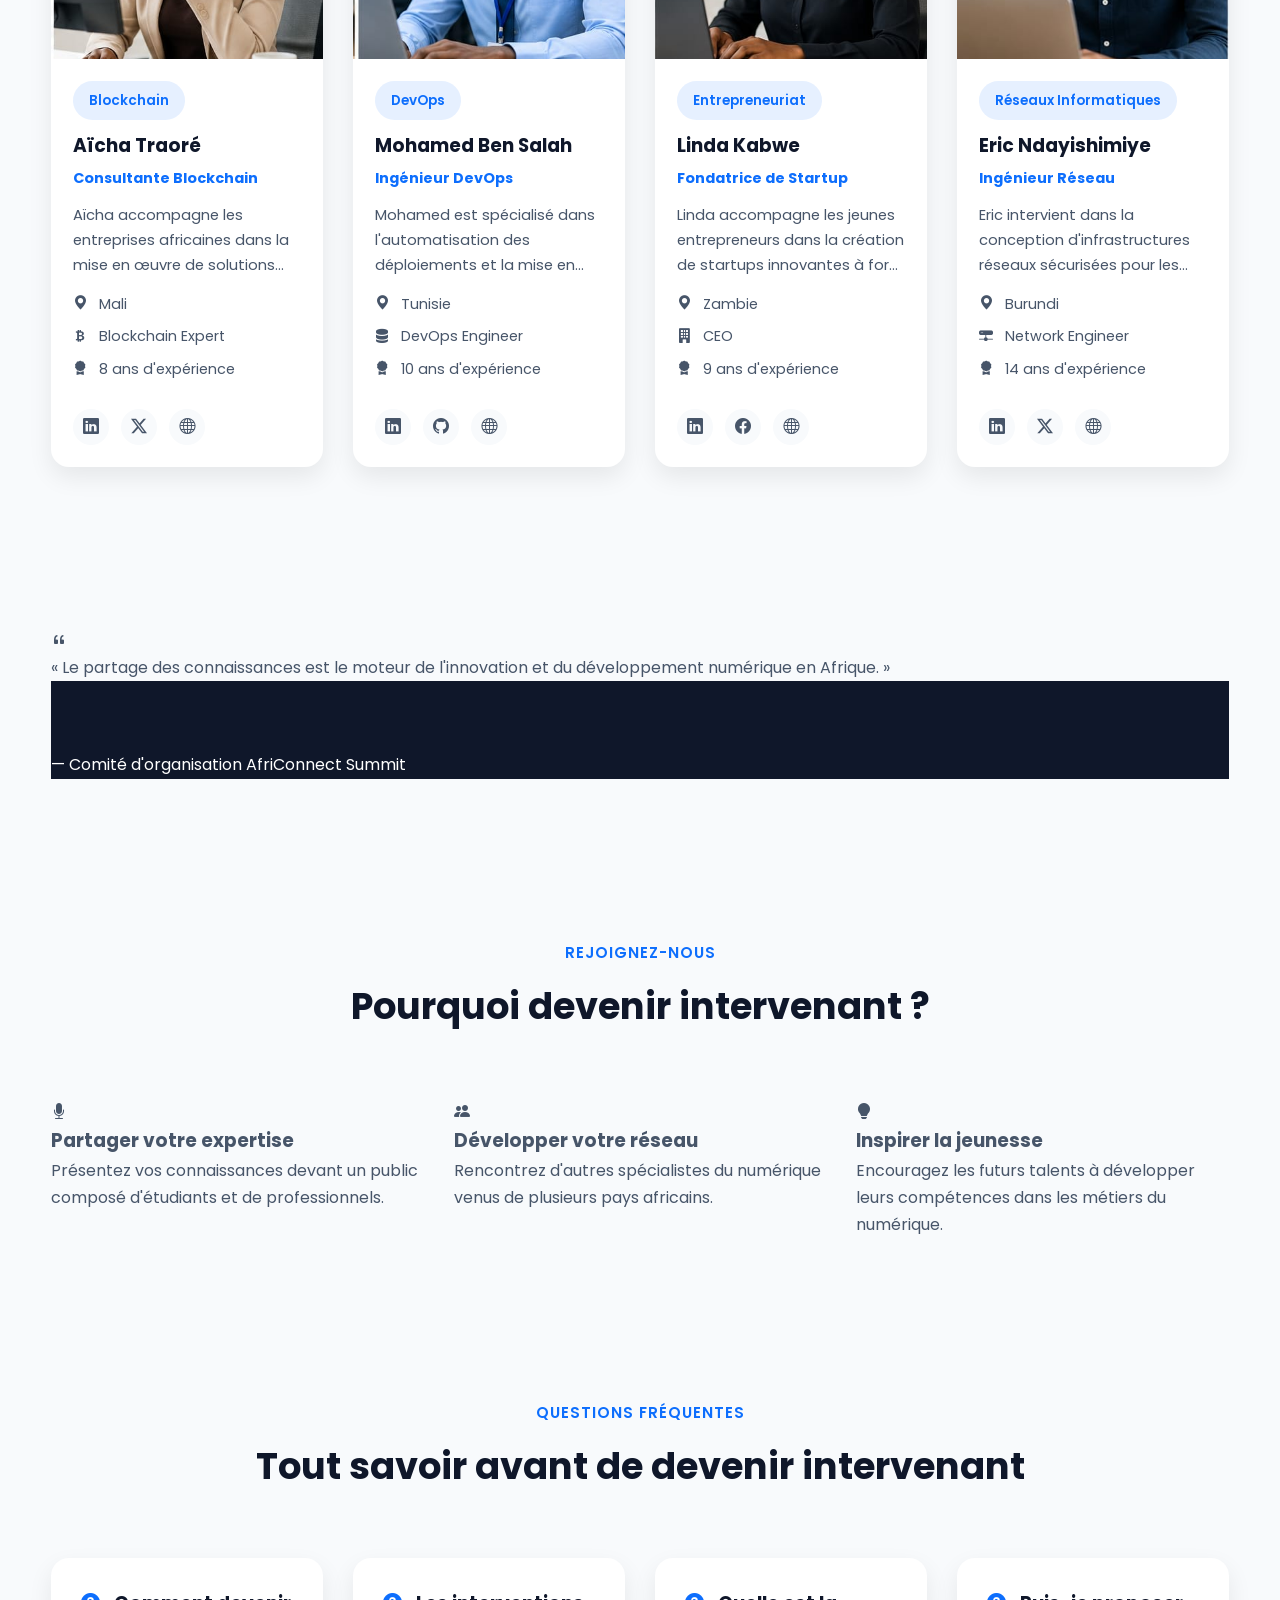
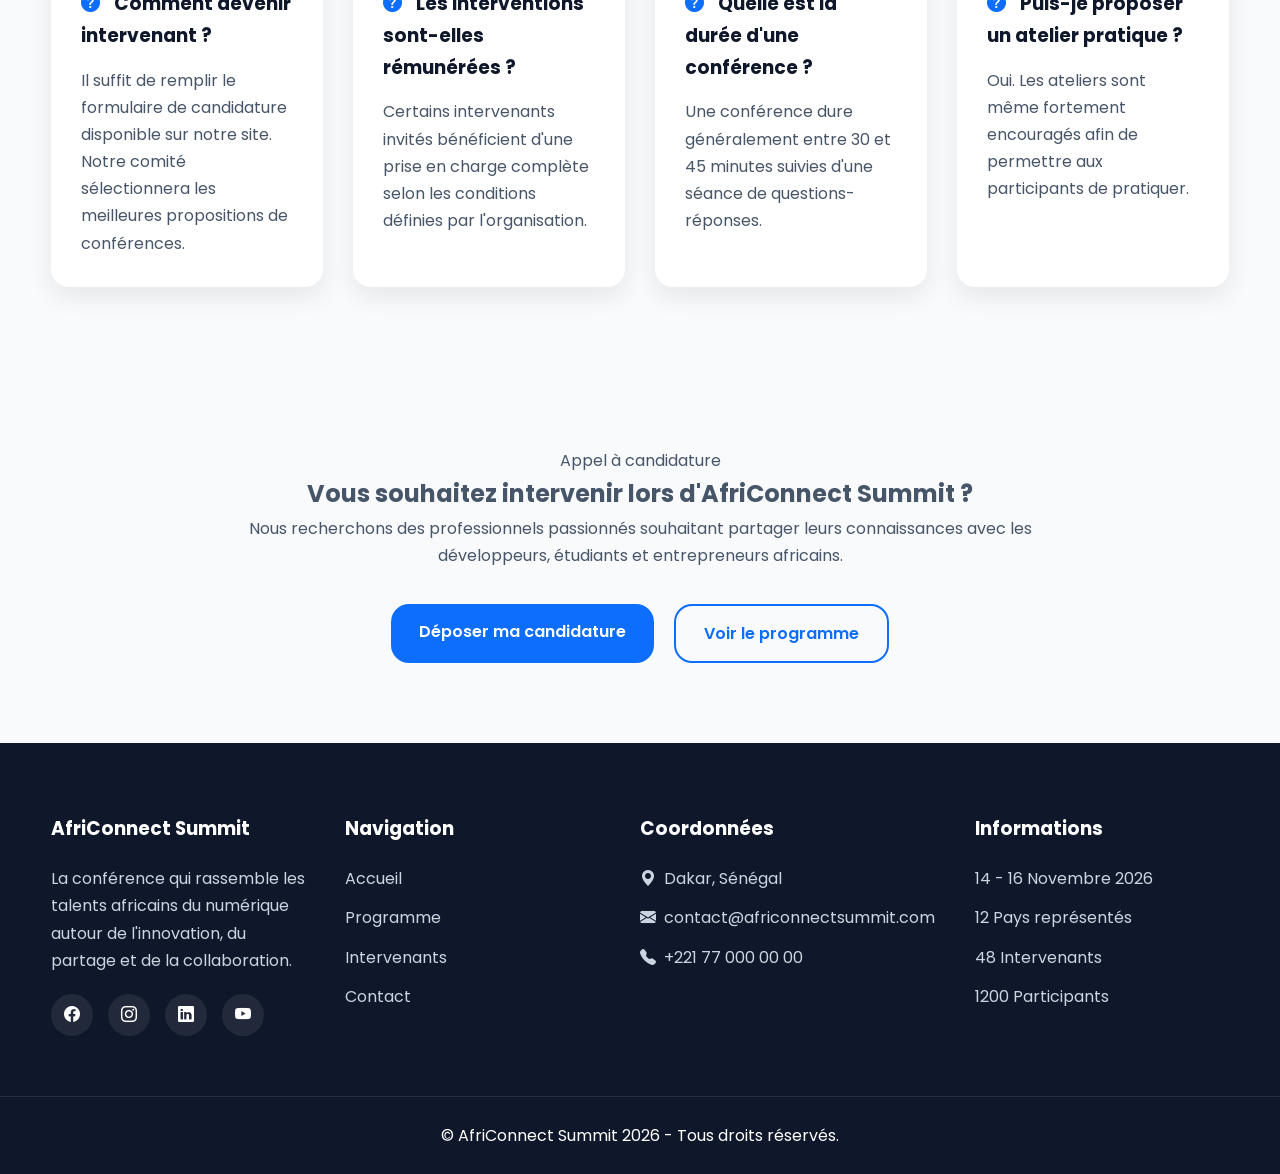
<file: intervenants.html>
<!DOCTYPE html>
<html lang="fr">

<head>

    <meta charset="UTF-8">

    <meta name="viewport" content="width=device-width, initial-scale=1.0">

    <title>AfriConnect Summit 2026 | Intervenants</title>

    <link rel="preconnect" href="https://fonts.googleapis.com">

    <link rel="preconnect" href="https://fonts.gstatic.com" crossorigin>

    <link href="https://fonts.googleapis.com/css2?family=Poppins:wght@300;400;500;600;700&family=Space+Grotesk:wght@500;700&display=swap"
        rel="stylesheet">

    <link rel="stylesheet"
        href="https://cdn.jsdelivr.net/npm/bootstrap-icons@1.13.1/font/bootstrap-icons.min.css">

    <link rel="stylesheet" href="css/style.css">

</head>

<body>

    <div class="loader">

        <div class="loader-circle"></div>

    </div>

    <header>

        <nav class="navbar">

            <div class="logo">

                <a href="index.html">

                    AfriConnect Summit 2026

                </a>

            </div>

            <ul class="menu">

                <li>

                    <a href="index.html">Accueil</a>

                </li>

                <li>

                    <a href="programme.html">Programme</a>

                </li>

                <li>

                    <a href="intervenants.html" class="active">

                        Intervenants

                    </a>

                </li>

                <li>

                    <a href="contact.html">Contact</a>

                </li>

            </ul>

            <div class="nav-actions">

                <button id="darkModeBtn">

                    <i class="bi bi-moon-fill"></i>

                </button>

               <button class="menu-toggle" aria-label="Ouvrir le menu">
                    <i class="bi bi-list"></i>
                </button>

            </div>

        </nav>

    </header>

    <main>

        <section id="hero-speakers" class="fade-up">

            <div class="container hero-page">

                <div class="hero-text">

                    <span class="hero-badge">

                        Nos invités d'honneur

                    </span>

                    <h1>

                        Découvrez les intervenants
                        d'AfriConnect Summit 2026

                    </h1>

                    <p>

                        Cette année, des spécialistes venus de plusieurs
                        pays africains partageront leurs expériences dans
                        les domaines du développement web, de
                        l'intelligence artificielle, de la cybersécurité,
                        du cloud computing, de l'entrepreneuriat et de
                        l'innovation.

                    </p>

                </div>

                <div class="hero-image">

                    <img src="images/intervenant.png"
                        alt="Conférenciers AfriConnect">

                </div>

            </div>

        </section>

        <section id="breadcrumb">

            <div class="container">

                <p>

                    <a href="index.html">Accueil</a>

                    >

                    <span>Intervenants</span>

                </p>

            </div>

        </section>

        <section id="intro-speakers" class="fade-up">

            <div class="container">

                <div class="section-title">

                    <span>Nos experts</span>

                    <h2>

                        Des professionnels passionnés
                        au service de l'innovation

                    </h2>

                    <p>

                        Nos intervenants sont sélectionnés pour leur
                        expertise, leur expérience et leur capacité à
                        transmettre leurs connaissances aux étudiants,
                        développeurs, entrepreneurs et passionnés du
                        numérique.

                    </p>

                </div>

            </div>

        </section>

        <section id="filters">

            <div class="container">

                <button class="filter-btn active">

                    Tous

                </button>

                <button class="filter-btn">

                    Développement Web

                </button>

                <button class="filter-btn">

                    Intelligence Artificielle

                </button>

                <button class="filter-btn">

                    Cybersécurité

                </button>

                <button class="filter-btn">

                    Entrepreneuriat

                </button>

                <button class="filter-btn">

                    Cloud

                </button>

            </div>

        </section>

        <section id="liste-intervenants">

            <div class="container">

                <div class="speakers-grid">

                    <article class="speaker-card">

                        <img src="images/im5.jpeg"
                            alt="Mariam Diallo">

                        <div class="speaker-content">

                            <span class="speaker-domain">

                                Intelligence Artificielle

                            </span>

                            <h3>Mariam Diallo</h3>

                            <h4>Ingénieure en Intelligence Artificielle</h4>

                            <p>

                                Mariam travaille depuis plusieurs années sur
                                des projets utilisant l'intelligence artificielle
                                dans le domaine de la santé et de l'éducation.
                                Elle accompagne également plusieurs startups
                                africaines dans leur transformation numérique.

                            </p>

                            <ul class="speaker-info">

                                <li><i class="bi bi-geo-alt-fill"></i> Sénégal</li>

                                <li><i class="bi bi-briefcase-fill"></i> AI Researcher</li>

                                <li><i class="bi bi-award-fill"></i> 12 ans d'expérience</li>

                            </ul>

                            <div class="speaker-social">

                                <a href="#"><i class="bi bi-linkedin"></i></a>

                                <a href="#"><i class="bi bi-twitter-x"></i></a>

                                <a href="#"><i class="bi bi-globe"></i></a>

                            </div>

                        </div>

                    </article>

                    <article class="speaker-card">

                        <img src="images/im1.jpeg"
                            alt="Ali Moussa">

                        <div class="speaker-content">

                            <span class="speaker-domain">

                                Développement Web

                            </span>

                            <h3>Ali Moussa</h3>

                            <h4>Développeur Full Stack</h4>

                            <p>

                               Ali intervient sur plusieurs projets web
                                internationaux. Il partagera son expérience
                                sur les architectures modernes et les bonnes
                                pratiques du développement Full Stack.

                            </p>

                            <ul class="speaker-info">

                                <li><i class="bi bi-geo-alt-fill"></i> Ghana</li>

                                <li><i class="bi bi-laptop-fill"></i> Full Stack Developer</li>

                                <li><i class="bi bi-award-fill"></i> 10 ans d'expérience</li>

                            </ul>

                            <div class="speaker-social">

                                <a href="#"><i class="bi bi-linkedin"></i></a>

                                <a href="#"><i class="bi bi-github"></i></a>

                                <a href="#"><i class="bi bi-globe"></i></a>

                            </div>

                        </div>

                    </article>

                    <article class="speaker-card">

                        <img src="images/im6.jpeg"
                            alt="Aicha Abani">

                        <div class="speaker-content">

                            <span class="speaker-domain">

                                UX / UI Design

                            </span>

                            <h3>Aicha Abani</h3>

                            <h4>UX/UI Designer</h4>

                            <p>

                                Passionnée par l'expérience utilisateur,
                                Aicha conçoit des interfaces modernes et
                                accessibles utilisées dans plusieurs grandes
                                entreprises africaines.

                            </p>

                            <ul class="speaker-info">

                                <li><i class="bi bi-geo-alt-fill"></i> Maroc</li>

                                <li><i class="bi bi-palette-fill"></i> UX/UI Designer</li>

                                <li><i class="bi bi-award-fill"></i> 9 ans d'expérience</li>

                            </ul>

                            <div class="speaker-social">

                                <a href="#"><i class="bi bi-linkedin"></i></a>

                                <a href="#"><i class="bi bi-instagram"></i></a>

                                <a href="#"><i class="bi bi-globe"></i></a>

                            </div>

                        </div>

                    </article>

                    <article class="speaker-card">

                        <img src="images/im2.jpeg"
                            alt="Abakar Ali">

                        <div class="speaker-content">

                            <span class="speaker-domain">

                                Entrepreneuriat

                            </span>

                            <h3>Abakar Ali</h3>

                            <h4>Entrepreneur Tech</h4>

                            <p>

                                Fondateur de plusieurs startups innovantes,
                                Patrick accompagne les jeunes entrepreneurs
                                dans la création de solutions numériques
                                destinées au marché africain.

                            </p>

                            <ul class="speaker-info">

                                <li><i class="bi bi-geo-alt-fill"></i> Côte d'Ivoire</li>

                                <li><i class="bi bi-building-fill"></i> CEO Startup</li>

                                <li><i class="bi bi-award-fill"></i> 15 ans d'expérience</li>

                            </ul>

                            <div class="speaker-social">

                                <a href="#"><i class="bi bi-linkedin"></i></a>

                                <a href="#"><i class="bi bi-facebook"></i></a>

                                <a href="#"><i class="bi bi-globe"></i></a>

                            </div>

                        </div>

                    </article>
                
                    <article class="speaker-card">

                        <img src="images/im13.jpeg"
                            alt="Grace Okafor">

                        <div class="speaker-content">

                            <span class="speaker-domain">

                                Cloud Computing

                            </span>

                            <h3>Grace Okafor</h3>

                            <h4>Cloud Solutions Architect</h4>

                            <p>

                                Grace accompagne les entreprises dans la
                                migration de leurs infrastructures vers le
                                cloud. Elle anime régulièrement des formations
                                sur AWS et Microsoft Azure.

                            </p>

                            <ul class="speaker-info">

                                <li><i class="bi bi-geo-alt-fill"></i> Nigeria</li>

                                <li><i class="bi bi-cloud-fill"></i> Cloud Architect</li>

                                <li><i class="bi bi-award-fill"></i> 11 ans d'expérience</li>

                            </ul>

                            <div class="speaker-social">

                                <a href="#"><i class="bi bi-linkedin"></i></a>

                                <a href="#"><i class="bi bi-twitter-x"></i></a>

                                <a href="#"><i class="bi bi-globe"></i></a>

                            </div>

                        </div>

                    </article>

                    <article class="speaker-card">

                        <img src="images/im11.jpeg"
                            alt="Samuel Kouassi">

                        <div class="speaker-content">

                            <span class="speaker-domain">

                                Cybersécurité

                            </span>

                            <h3>Samuel Kouassi</h3>

                            <h4>Consultant en Cybersécurité</h4>

                            <p>

                                Expert en sécurité informatique, Samuel aide
                                les organisations à protéger leurs systèmes
                                d'information contre les cyberattaques.

                            </p>

                            <ul class="speaker-info">

                                <li><i class="bi bi-geo-alt-fill"></i> Côte d'Ivoire</li>

                                <li><i class="bi bi-shield-lock-fill"></i> Cyber Security Expert</li>

                                <li><i class="bi bi-award-fill"></i> 13 ans d'expérience</li>

                            </ul>

                            <div class="speaker-social">

                                <a href="#"><i class="bi bi-linkedin"></i></a>

                                <a href="#"><i class="bi bi-github"></i></a>

                                <a href="#"><i class="bi bi-globe"></i></a>

                            </div>

                        </div>

                    </article>

                    <article class="speaker-card">

                        <img src="images/im12.jpeg"
                            alt="Nadia El Idrissi">

                        <div class="speaker-content">

                            <span class="speaker-domain">

                                Data Science

                            </span>

                            <h3>Nadia El Idrissi</h3>

                            <h4>Data Scientist</h4>

                            <p>

                                Nadia développe des modèles de traitement des
                                données pour améliorer la prise de décision
                                dans les secteurs bancaire et industriel.

                            </p>

                            <ul class="speaker-info">

                                <li><i class="bi bi-geo-alt-fill"></i> Maroc</li>

                                <li><i class="bi bi-bar-chart-fill"></i> Data Scientist</li>

                                <li><i class="bi bi-award-fill"></i> 8 ans d'expérience</li>

                            </ul>

                            <div class="speaker-social">

                                <a href="#"><i class="bi bi-linkedin"></i></a>

                                <a href="#"><i class="bi bi-twitter-x"></i></a>

                                <a href="#"><i class="bi bi-globe"></i></a>

                            </div>

                        </div>

                    </article>

                    <article class="speaker-card">

                        <img src="images/im15.jpeg"
                            alt="Jean Bosco Mugenzi">

                        <div class="speaker-content">

                            <span class="speaker-domain">

                                Développement Mobile

                            </span>

                            <h3>Jean Bosco Mugenzi</h3>

                            <h4>Développeur Mobile</h4>

                            <p>

                                Jean Bosco conçoit des applications Android
                                et iOS utilisées dans les domaines de
                                l'éducation, de la santé et des services
                                financiers.

                            </p>

                            <ul class="speaker-info">

                                <li><i class="bi bi-geo-alt-fill"></i> Rwanda</li>

                                <li><i class="bi bi-phone-fill"></i> Mobile Developer</li>

                                <li><i class="bi bi-award-fill"></i> 9 ans d'expérience</li>

                            </ul>

                            <div class="speaker-social">

                                <a href="#"><i class="bi bi-linkedin"></i></a>

                                <a href="#"><i class="bi bi-github"></i></a>

                                <a href="#"><i class="bi bi-globe"></i></a>

                            </div>

                        </div>

                    </article>

                    <article class="speaker-card">

                        <img src="images/im14.jpeg"
                            alt="Aïcha Traoré">

                        <div class="speaker-content">

                            <span class="speaker-domain">

                                Blockchain

                            </span>

                            <h3>Aïcha Traoré</h3>

                            <h4>Consultante Blockchain</h4>

                            <p>

                                Aïcha accompagne les entreprises africaines
                                dans la mise en œuvre de solutions basées
                                sur la blockchain et les contrats intelligents.

                            </p>

                            <ul class="speaker-info">

                                <li><i class="bi bi-geo-alt-fill"></i> Mali</li>

                                <li><i class="bi bi-currency-bitcoin"></i> Blockchain Expert</li>

                                <li><i class="bi bi-award-fill"></i> 8 ans d'expérience</li>

                            </ul>

                            <div class="speaker-social">

                                <a href="#"><i class="bi bi-linkedin"></i></a>
                                <a href="#"><i class="bi bi-twitter-x"></i></a>
                                <a href="#"><i class="bi bi-globe"></i></a>

                            </div>

                        </div>

                    </article>

                    <article class="speaker-card">

                        <img src="images/im15.jpeg"
                            alt="Mohamed Ben Salah">

                        <div class="speaker-content">

                            <span class="speaker-domain">

                                DevOps

                            </span>

                            <h3>Mohamed Ben Salah</h3>

                            <h4>Ingénieur DevOps</h4>

                            <p>

                                Mohamed est spécialisé dans
                                l'automatisation des déploiements
                                et la mise en place des pipelines CI/CD.

                            </p>

                            <ul class="speaker-info">

                                <li><i class="bi bi-geo-alt-fill"></i> Tunisie</li>

                                <li><i class="bi bi-server"></i> DevOps Engineer</li>

                                <li><i class="bi bi-award-fill"></i> 10 ans d'expérience</li>

                            </ul>

                            <div class="speaker-social">

                                <a href="#"><i class="bi bi-linkedin"></i></a>
                                <a href="#"><i class="bi bi-github"></i></a>
                                <a href="#"><i class="bi bi-globe"></i></a>

                            </div>

                        </div>

                    </article>

                    <article class="speaker-card">

                        <img src="images/im18.jpeg"
                            alt="Linda Kabwe">

                        <div class="speaker-content">

                            <span class="speaker-domain">

                                Entrepreneuriat

                            </span>

                            <h3>Linda Kabwe</h3>

                            <h4>Fondatrice de Startup</h4>

                            <p>

                                Linda accompagne les jeunes entrepreneurs
                                dans la création de startups innovantes
                                à fort impact social.

                            </p>

                            <ul class="speaker-info">

                                <li><i class="bi bi-geo-alt-fill"></i> Zambie</li>

                                <li><i class="bi bi-building-fill"></i> CEO</li>

                                <li><i class="bi bi-award-fill"></i> 9 ans d'expérience</li>

                            </ul>

                            <div class="speaker-social">

                                <a href="#"><i class="bi bi-linkedin"></i></a>
                                <a href="#"><i class="bi bi-facebook"></i></a>
                                <a href="#"><i class="bi bi-globe"></i></a>

                            </div>

                        </div>

                    </article>

                    <article class="speaker-card">

                        <img src="images/im17.jpeg"
                            alt="Eric Ndayishimiye">

                        <div class="speaker-content">

                            <span class="speaker-domain">

                                Réseaux Informatiques

                            </span>

                            <h3>Eric Ndayishimiye</h3>

                            <h4>Ingénieur Réseau</h4>

                            <p>

                                Eric intervient dans la conception
                                d'infrastructures réseaux sécurisées
                                pour les grandes organisations.

                            </p>

                            <ul class="speaker-info">

                                <li><i class="bi bi-geo-alt-fill"></i> Burundi</li>

                                <li><i class="bi bi-hdd-network-fill"></i> Network Engineer</li>

                                <li><i class="bi bi-award-fill"></i> 14 ans d'expérience</li>

                            </ul>

                            <div class="speaker-social">

                                <a href="#"><i class="bi bi-linkedin"></i></a>
                                <a href="#"><i class="bi bi-twitter-x"></i></a>
                                <a href="#"><i class="bi bi-globe"></i></a>

                            </div>

                        </div>

                    </article>

                </div>

            </div>

        </section>

        <section id="quote">

            <div class="container">

                <blockquote>

                    <i class="bi bi-quote"></i>

                    <p>

                        « Le partage des connaissances est le moteur
                        de l'innovation et du développement numérique
                        en Afrique. »

                    </p>

                    <footer>

                        — Comité d'organisation AfriConnect Summit

                    </footer>

                </blockquote>

            </div>

        </section>

        <section id="become-speaker">

            <div class="container">

                <div class="section-title">

                    <span>Rejoignez-nous</span>

                    <h2>Pourquoi devenir intervenant ?</h2>

                </div>

                <div class="benefits-grid">

                    <article>

                        <i class="bi bi-mic-fill"></i>

                        <h3>Partager votre expertise</h3>

                        <p>

                            Présentez vos connaissances devant un public
                            composé d'étudiants et de professionnels.

                        </p>

                    </article>

                    <article>

                        <i class="bi bi-people-fill"></i>

                        <h3>Développer votre réseau</h3>

                        <p>

                            Rencontrez d'autres spécialistes du numérique
                            venus de plusieurs pays africains.

                        </p>

                    </article>

                    <article>

                        <i class="bi bi-lightbulb-fill"></i>

                        <h3>Inspirer la jeunesse</h3>

                        <p>

                            Encouragez les futurs talents à développer
                            leurs compétences dans les métiers du numérique.

                        </p>

                    </article>

                </div>

            </div>

        </section>
     
        <section id="faq">

            <div class="container">

                <div class="section-title">

                    <span>Questions fréquentes</span>

                    <h2>Tout savoir avant de devenir intervenant</h2>

                </div>

                <div class="faq-container">

                    <article class="faq-item">

                        <h3>

                            <i class="bi bi-question-circle-fill"></i>

                            Comment devenir intervenant ?

                        </h3>

                        <p>

                            Il suffit de remplir le formulaire de candidature
                            disponible sur notre site. Notre comité sélectionnera
                            les meilleures propositions de conférences.

                        </p>

                    </article>

                    <article class="faq-item">

                        <h3>

                            <i class="bi bi-question-circle-fill"></i>

                            Les interventions sont-elles rémunérées ?

                        </h3>

                        <p>

                            Certains intervenants invités bénéficient d'une prise
                            en charge complète selon les conditions définies par
                            l'organisation.

                        </p>

                    </article>

                    <article class="faq-item">

                        <h3>

                            <i class="bi bi-question-circle-fill"></i>

                            Quelle est la durée d'une conférence ?

                        </h3>

                        <p>

                            Une conférence dure généralement entre
                            30 et 45 minutes suivies d'une séance
                            de questions-réponses.

                        </p>

                    </article>

                    <article class="faq-item">

                        <h3>

                            <i class="bi bi-question-circle-fill"></i>

                            Puis-je proposer un atelier pratique ?

                        </h3>

                        <p>

                            Oui. Les ateliers sont même fortement
                            encouragés afin de permettre aux
                            participants de pratiquer.

                        </p>

                    </article>

                </div>

            </div>

        </section>

        <section id="call-speaker">

            <div class="container">

                <div class="call-content">

                    <span>Appel à candidature</span>

                    <h2>

                        Vous souhaitez intervenir
                        lors d'AfriConnect Summit ?

                    </h2>

                    <p>

                        Nous recherchons des professionnels passionnés
                        souhaitant partager leurs connaissances avec
                        les développeurs, étudiants et entrepreneurs
                        africains.

                    </p>

                    <div class="call-buttons">

                        <a href="contact.html" class="btn">

                            Déposer ma candidature

                        </a>

                        <a href="programme.html"
                            class="btn btn-outline">

                            Voir le programme

                        </a>

                    </div>

                </div>

            </div>

        </section>

    </main>

    <footer>

        <div class="container footer-container">

            <div class="footer-column">

                <h3>

                    AfriConnect Summit

                </h3>

                <p>

                    La conférence qui rassemble
                    les talents africains du numérique
                    autour de l'innovation, du partage
                    et de la collaboration.

                </p>

                <div class="social-links">

                    <a href="#">

                        <i class="bi bi-facebook"></i>

                    </a>

                    <a href="#">

                        <i class="bi bi-instagram"></i>

                    </a>

                    <a href="#">

                        <i class="bi bi-linkedin"></i>

                    </a>

                    <a href="#">

                        <i class="bi bi-youtube"></i>

                    </a>

                </div>

            </div>

            <div class="footer-column">

                <h3>

                    Navigation

                </h3>

                <ul>

                    <li>

                        <a href="index.html">

                            Accueil

                        </a>

                    </li>

                    <li>

                        <a href="programme.html">

                            Programme

                        </a>

                    </li>

                    <li>

                        <a href="intervenants.html">

                            Intervenants

                        </a>

                    </li>

                    <li>

                        <a href="contact.html">

                            Contact

                        </a>

                    </li>

                </ul>

            </div>

            <div class="footer-column">

                <h3>

                    Coordonnées

                </h3>

                <ul>

                    <li>

                        <i class="bi bi-geo-alt-fill"></i>

                        Dakar, Sénégal

                    </li>

                    <li>

                        <i class="bi bi-envelope-fill"></i>

                        contact@africonnectsummit.com

                    </li>

                    <li>

                        <i class="bi bi-telephone-fill"></i>

                        +221 77 000 00 00

                    </li>

                </ul>

            </div>

            <div class="footer-column">

                <h3>

                    Informations

                </h3>

                <ul>

                    <li>
                        14 - 16 Novembre 2026
                    </li>

                    <li>
                        12 Pays représentés
                    </li>

                    <li>

                        48 Intervenants

                    </li>

                    <li>    1200 Participants </li>

                </ul>

            </div>

        </div>

        <div class="footer-bottom">

            <p>

                © <span id="annee"></span>

                AfriConnect Summit 2026

                - Tous droits réservés.

            </p>

        </div>

    </footer>

    <button id="topBtn">

        <i class="bi bi-arrow-up"></i>

    </button>

    <script src="js/main.js"></script>

</body>

</html>
</file>
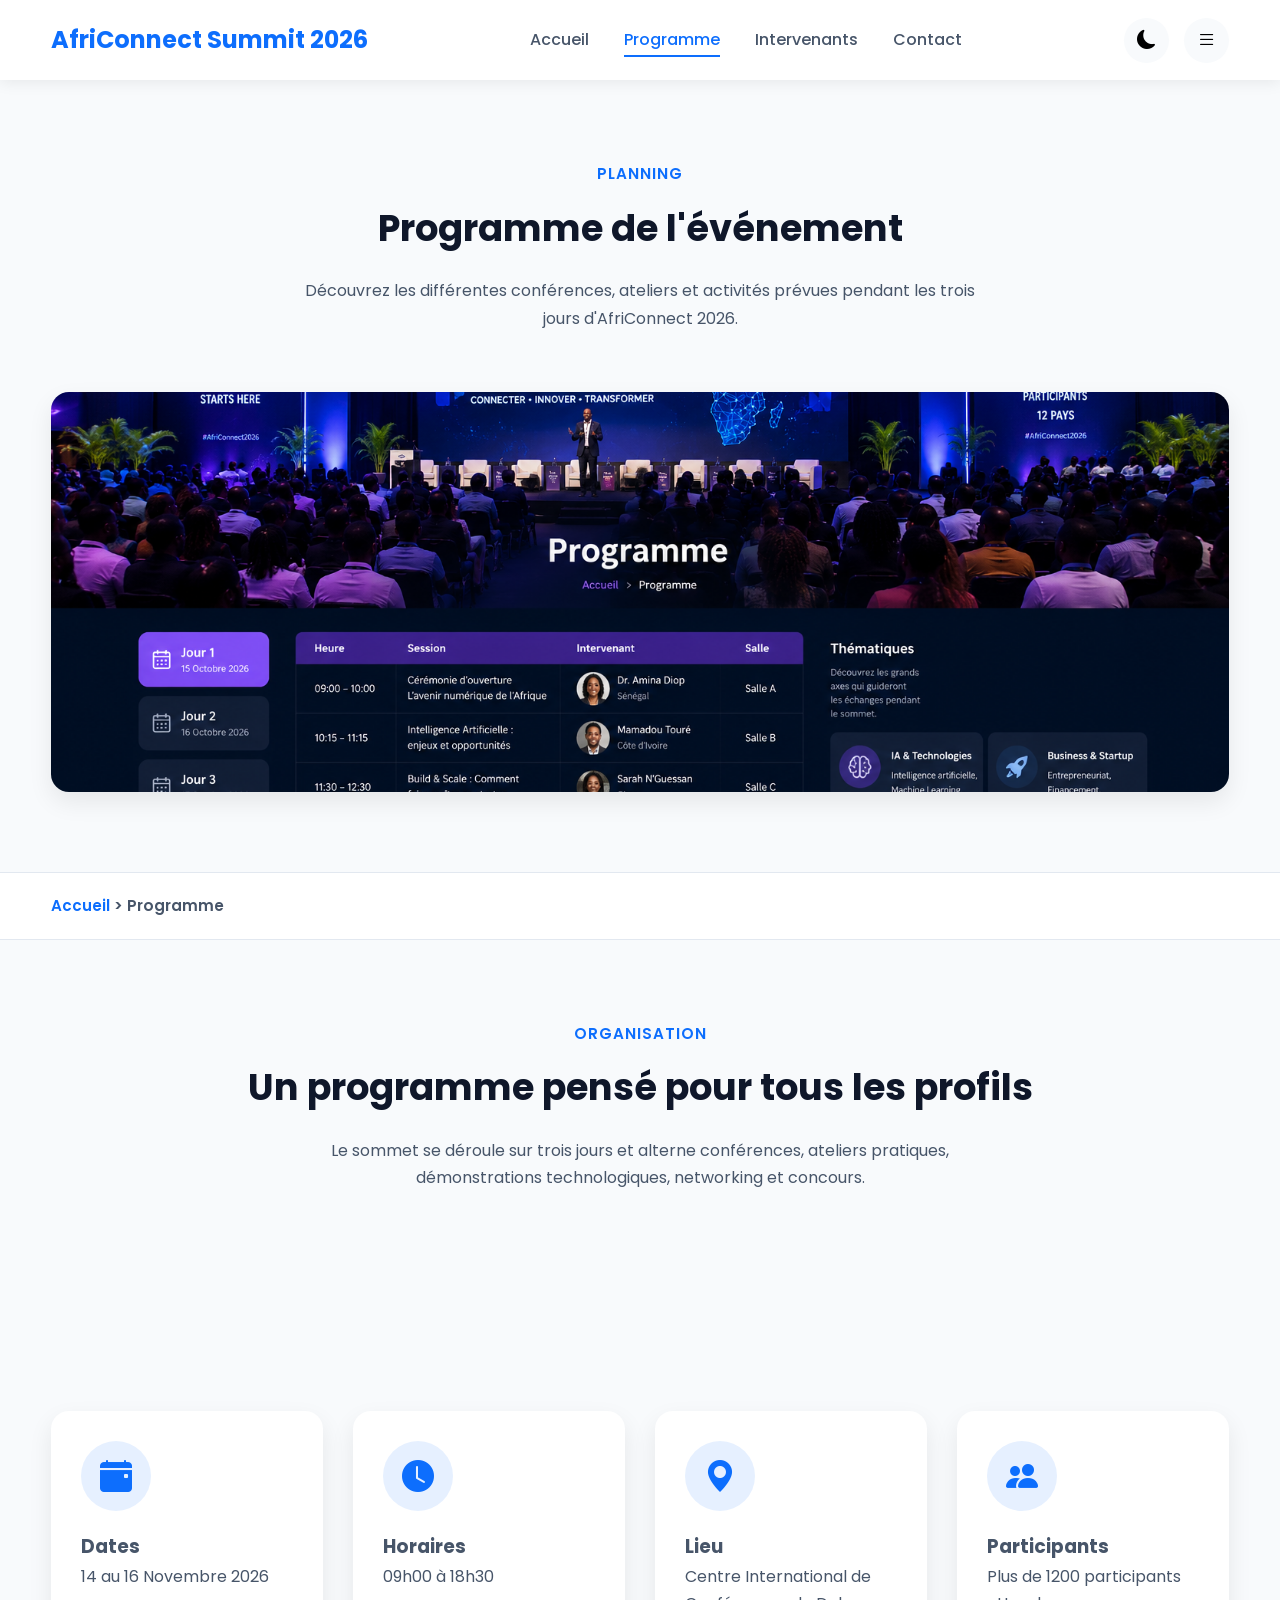
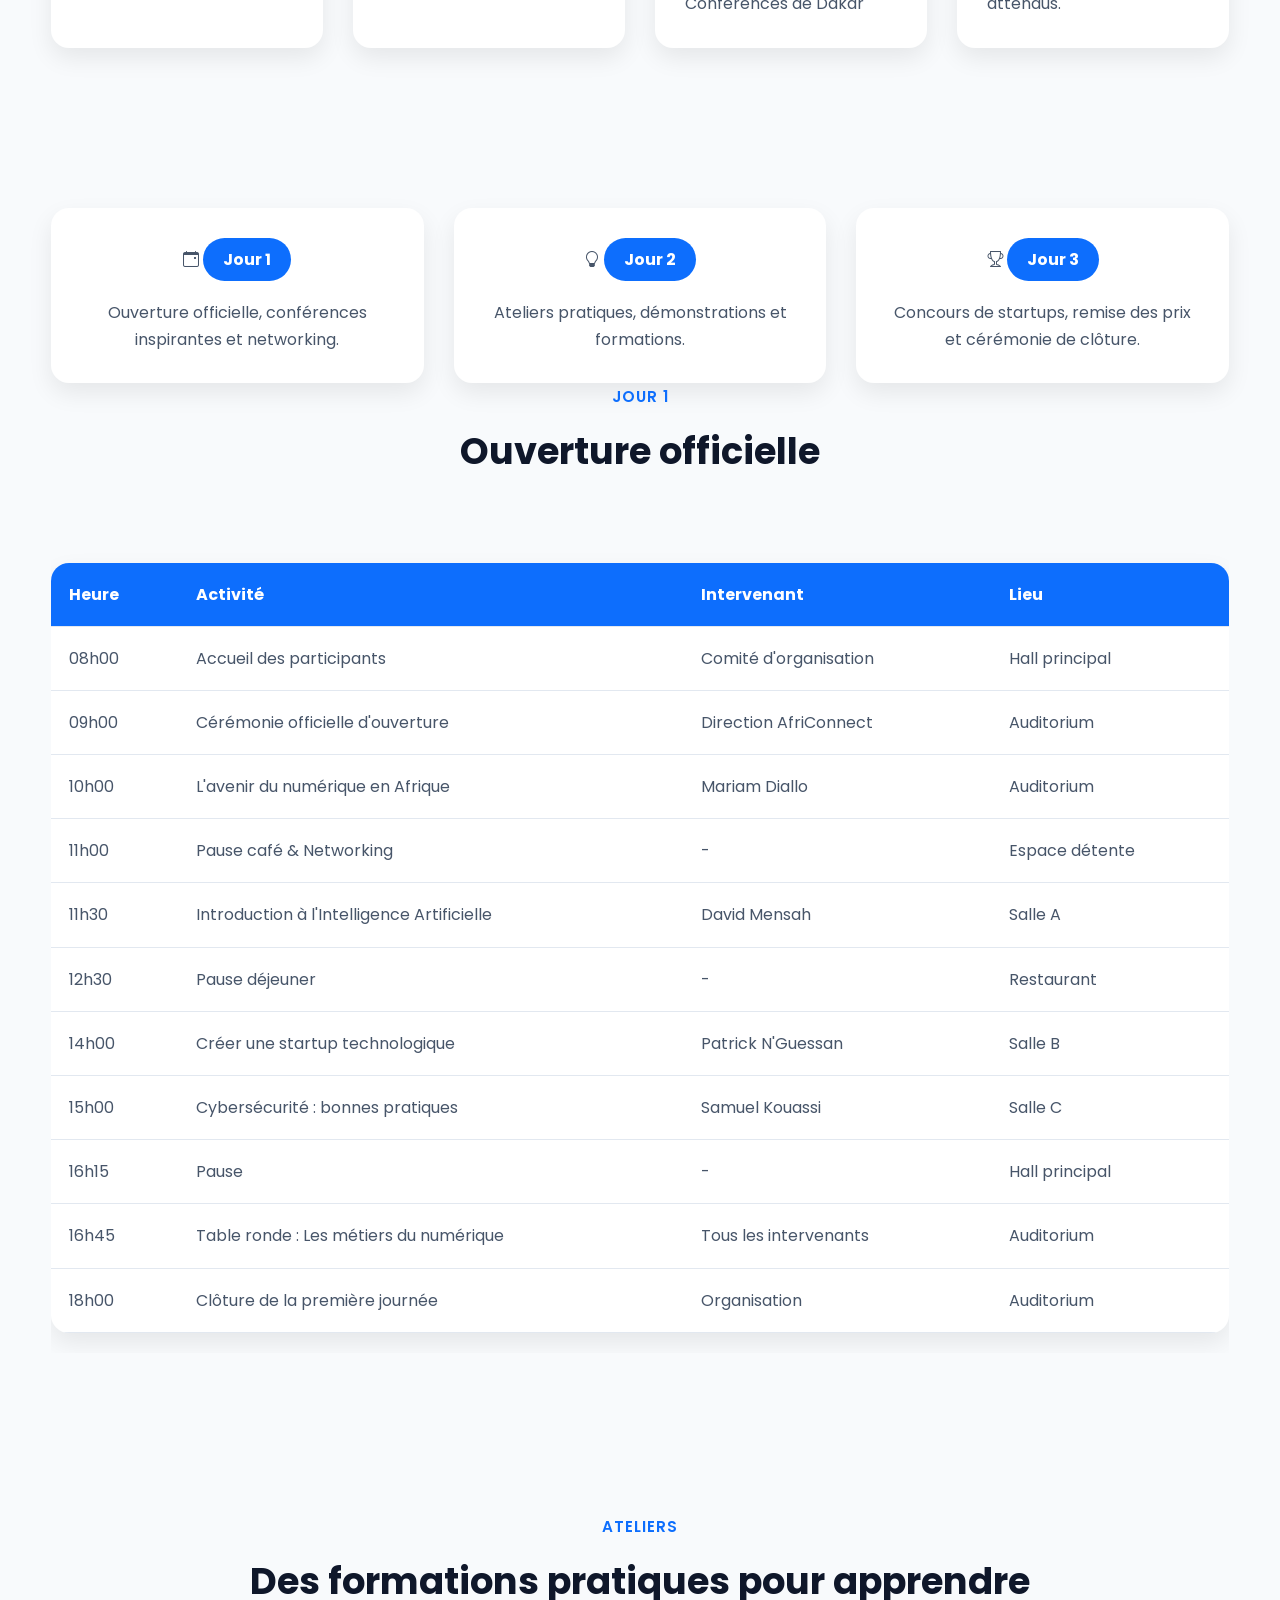
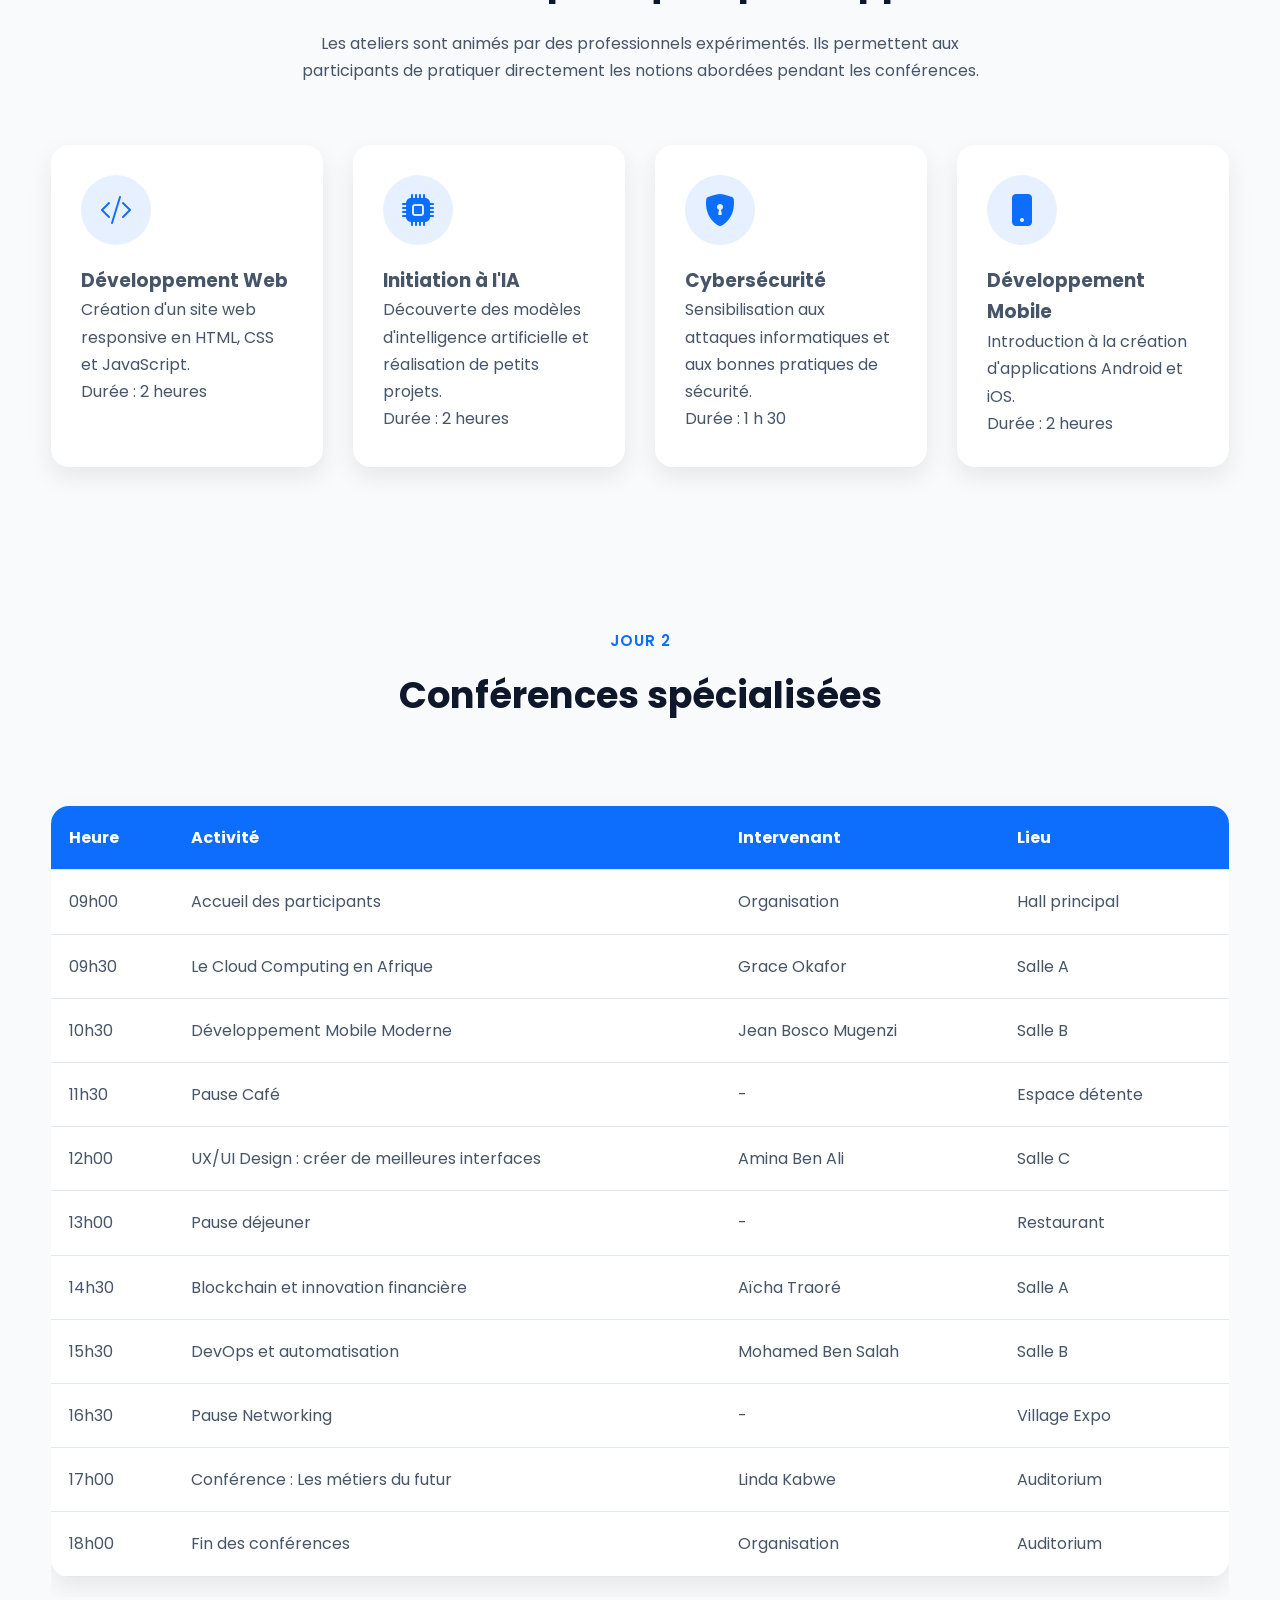
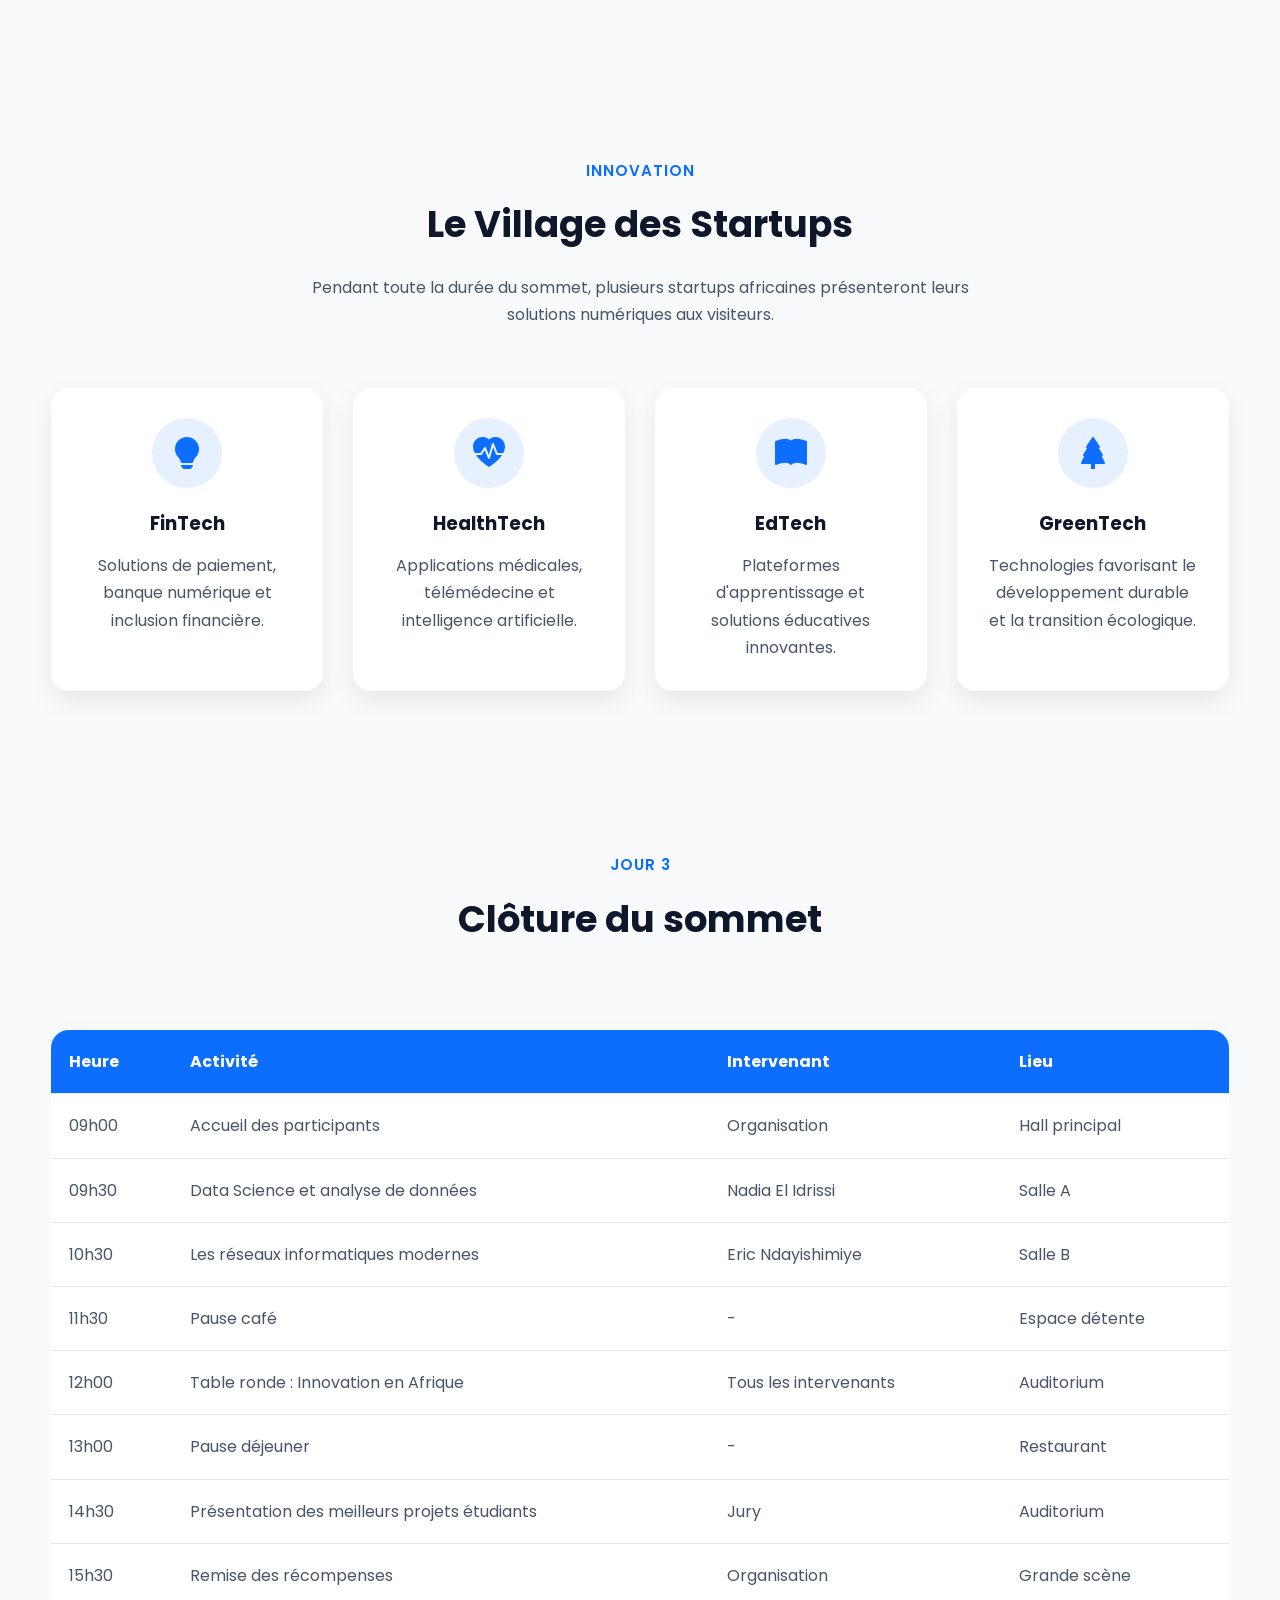
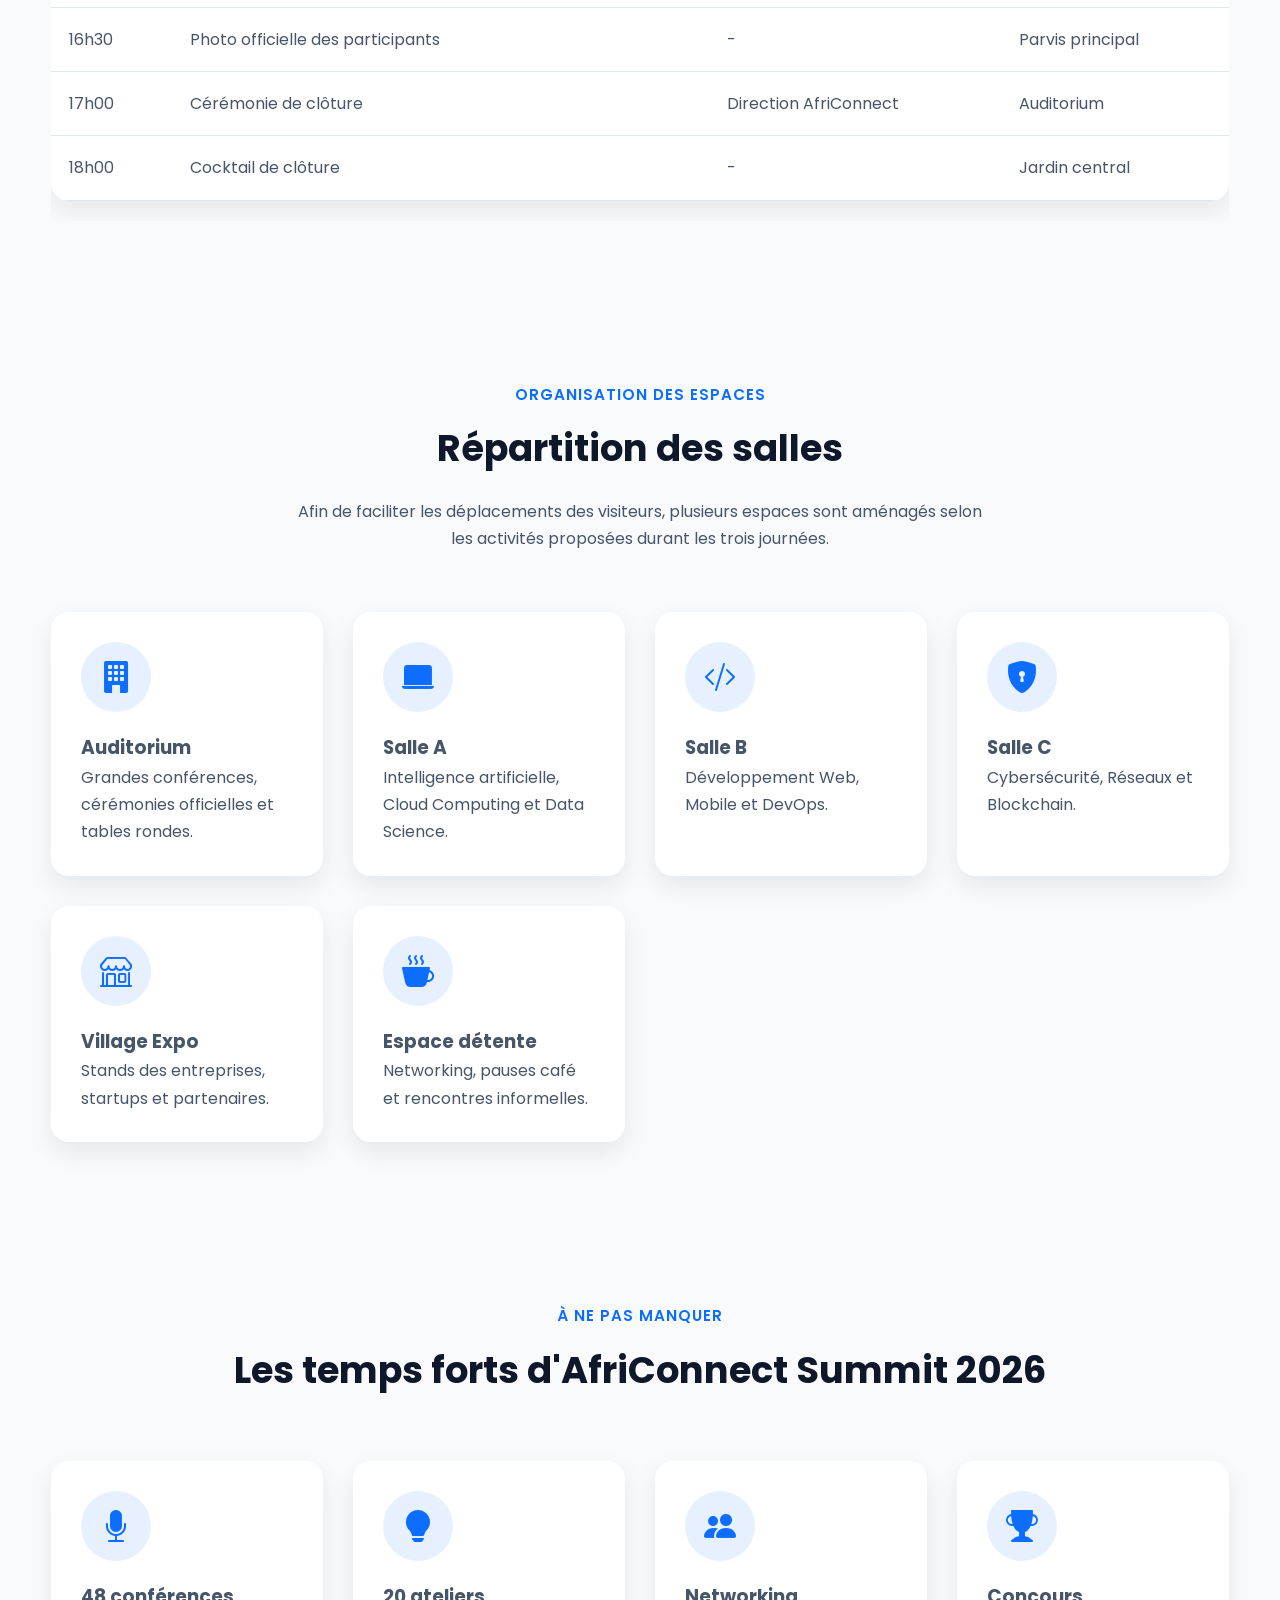
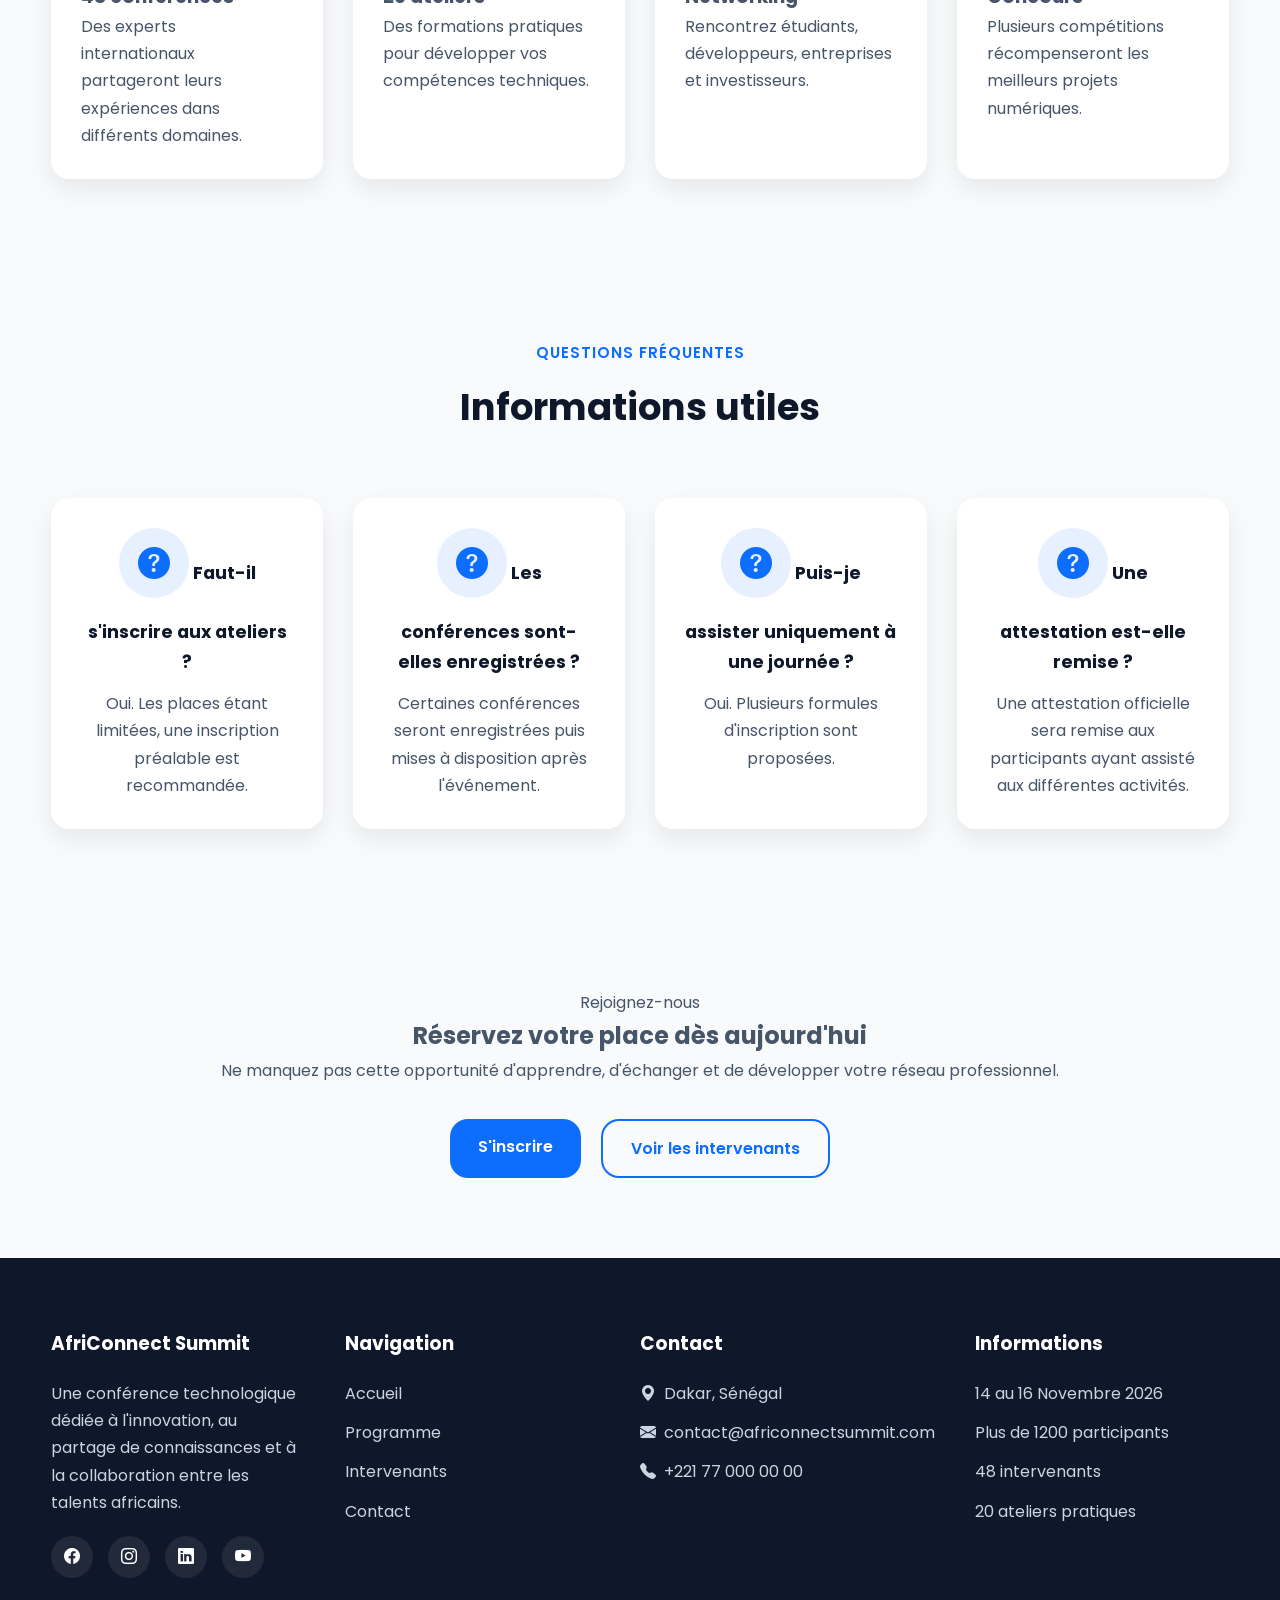
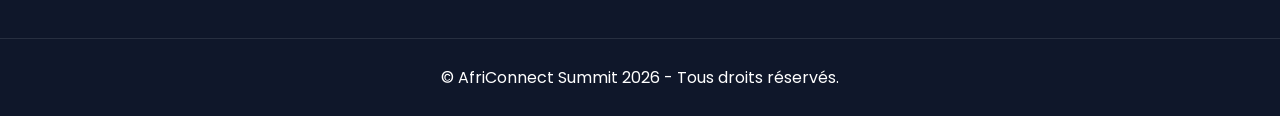
<file: programme.html>
<!DOCTYPE html>
<html lang="fr">

<head>

    <meta charset="UTF-8">

    <meta name="viewport"
        content="width=device-width, initial-scale=1.0">

    <title>AfriConnect Summit 2026 | Programme</title>

    <link rel="preconnect" href="https://fonts.googleapis.com">

    <link rel="preconnect" href="https://fonts.gstatic.com"  crossorigin>

    <link href="https://fonts.googleapis.com/css2?family=Poppins:wght@300;400;500;600;700&family=Space+Grotesk:wght@500;700&display=swap"   rel="stylesheet">
    <link rel="stylesheet" href="https://cdn.jsdelivr.net/npm/bootstrap-icons@1.13.1/font/bootstrap-icons.min.css">

    <link rel="stylesheet" href="css/style.css">

</head>

<body>

    <div class="loader">

        <div class="loader-circle"></div>

    </div>

    <header>

        <nav class="navbar">

            <div class="logo">

                <a href="index.html">

                    AfriConnect Summit 2026

                </a>

            </div>

            <ul class="menu">

                <li>

                    <a href="index.html">

                        Accueil

                    </a>

                </li>

                <li>

                    <a href="programme.html"
                        class="active">

                        Programme

                    </a>

                </li>

                <li>

                    <a href="intervenants.html">

                        Intervenants

                    </a>

                </li>

                <li>

                    <a href="contact.html">

                        Contact

                    </a>

                </li>

            </ul>

            <div class="nav-actions">

                <button id="darkModeBtn">

                    <i class="bi bi-moon-fill"></i>

                </button>

                <button class="menu-toggle" aria-label="Ouvrir le menu">
                    <i class="bi bi-list"></i>
                </button>
            </div>

        </nav>

    </header>

    <main>

        <section id="programme">

    <div class="container">

        <div class="section-title">

            <span>Planning</span>

            <h2>Programme de l'événement</h2>

            <p>
                Découvrez les différentes conférences, ateliers et activités
                prévues pendant les trois jours d'AfriConnect 2026.
            </p>

        </div>

                <div class="hero-image">

                    <img src="images/PROGRAMME.png"
                        alt="Programme conférence">

                </div>

            </div>

        </section>

        <section id="breadcrumb">

            <div class="container">

                <p>

                    <a href="index.html">

                        Accueil

                    </a>

                    >

                    <span>

                        Programme

                    </span>

                </p>

            </div>

        </section>

        <section id="programme-intro" class="fade-up">

            <div class="container">

                <div class="section-title">

                    <span>

                        Organisation

                    </span>

                    <h2>

                        Un programme pensé
                        pour tous les profils

                    </h2>

                    <p>

                        Le sommet se déroule sur trois jours
                        et alterne conférences,
                        ateliers pratiques,
                        démonstrations technologiques,
                        networking et concours.

                    </p>

                </div>

            </div>

        </section>

        <section id="programme-info" class="fade-up">

            <div class="container">

                <div class="info-grid">

                    <article class="info-card">

                        <i class="bi bi-calendar-event-fill"></i>

                        <h3>

                            Dates

                        </h3>

                        <p>

                            14 au 16 Novembre 2026

                        </p>

                    </article>

                    <article class="info-card">

                        <i class="bi bi-clock-fill"></i>

                        <h3>

                            Horaires

                        </h3>

                        <p>

                            09h00 à 18h30

                        </p>

                    </article>

                    <article class="info-card">

                        <i class="bi bi-geo-alt-fill"></i>

                        <h3>

                            Lieu

                        </h3>

                        <p>

                            Centre International
                            de Conférences de Dakar

                        </p>

                    </article>

                    <article class="info-card">

                        <i class="bi bi-people-fill"></i>

                        <h3>

                            Participants

                        </h3>

                        <p>

                            Plus de 1200 participants
                            attendus.

                        </p>

                    </article>

                </div>

            </div>

        </section>

        <section id="jour1">

            <div class="container">

                <div class="timeline">

                    <article class="timeline-item">

                        <i class="bi bi-calendar-event"></i>

                        <h3>Jour 1</h3>

                        <p>
                            Ouverture officielle, conférences inspirantes et networking.
                        </p>

                    </article>

                    <article class="timeline-item">

                        <i class="bi bi-lightbulb"></i>

                        <h3>Jour 2</h3>

                        <p>
                            Ateliers pratiques, démonstrations et formations.
                        </p>

                    </article>

                    <article class="timeline-item">

                        <i class="bi bi-trophy"></i>

                        <h3>Jour 3</h3>

                        <p>
                            Concours de startups, remise des prix et cérémonie de clôture.
                        </p>

                    </article>

                </div>

                <div class="section-title">

                    <span>

                        Jour 1

                    </span>

                    <h2>

                        Ouverture officielle

                    </h2>

                </div>

                <div class="programme-table">

                     <table>

                        <thead>

                            <tr>

                                <th>Heure</th>
                                <th>Activité</th>
                                <th>Intervenant</th>
                                <th>Lieu</th>

                            </tr>

                        </thead>

                        <tbody>

                            <tr>

                                <td>08h00</td>
                                <td>Accueil des participants</td>
                                <td>Comité d'organisation</td>
                                <td>Hall principal</td>

                            </tr>

                            <tr>

                                <td>09h00</td>
                                <td>Cérémonie officielle d'ouverture</td>
                                <td>Direction AfriConnect</td>
                                <td>Auditorium</td>

                            </tr>

                            <tr>

                                <td>10h00</td>
                                <td>L'avenir du numérique en Afrique</td>
                                <td>Mariam Diallo</td>
                                <td>Auditorium</td>

                            </tr>

                            <tr>

                                <td>11h00</td>
                                <td>Pause café & Networking</td>
                                <td>-</td>
                                <td>Espace détente</td>

                            </tr>

                            <tr>

                                <td>11h30</td>
                                <td>Introduction à l'Intelligence Artificielle</td>
                                <td>David Mensah</td>
                                <td>Salle A</td>

                            </tr>

                            <tr>

                                <td>12h30</td>
                                <td>Pause déjeuner</td>
                                <td>-</td>
                                <td>Restaurant</td>

                            </tr>

                            <tr>

                                <td>14h00</td>
                                <td>Créer une startup technologique</td>
                                <td>Patrick N'Guessan</td>
                                <td>Salle B</td>

                            </tr>

                            <tr>

                                <td>15h00</td>
                                <td>Cybersécurité : bonnes pratiques</td>
                                <td>Samuel Kouassi</td>
                                <td>Salle C</td>

                            </tr>

                            <tr>

                                <td>16h15</td>
                                <td>Pause</td>
                                <td>-</td>
                                <td>Hall principal</td>

                            </tr>

                            <tr>

                                <td>16h45</td>
                                <td>Table ronde : Les métiers du numérique</td>
                                <td>Tous les intervenants</td>
                                <td>Auditorium</td>

                            </tr>

                            <tr>

                                <td>18h00</td>
                                <td>Clôture de la première journée</td>
                                <td>Organisation</td>
                                <td>Auditorium</td>

                            </tr>

                        </tbody>

                    </table>

                </div>

            </div>

        </section>

        <section id="workshops" class="fade-up">

            <div class="container">

                <div class="section-title">

                    <span>Ateliers</span>

                    <h2>Des formations pratiques pour apprendre</h2>

                    <p>

                        Les ateliers sont animés par des professionnels
                        expérimentés. Ils permettent aux participants de
                        pratiquer directement les notions abordées pendant
                        les conférences.

                    </p>

                </div>

                <div class="workshop-grid">

                    <article class="workshop-card">

                        <i class="bi bi-code-slash"></i>

                        <h3>Développement Web</h3>

                        <p>

                            Création d'un site web responsive en HTML,
                            CSS et JavaScript.

                        </p>

                        <span>Durée : 2 heures</span>

                    </article>

                    <article class="workshop-card">

                        <i class="bi bi-cpu-fill"></i>

                        <h3>Initiation à l'IA</h3>

                        <p>

                            Découverte des modèles d'intelligence artificielle
                            et réalisation de petits projets.

                        </p>

                        <span>Durée : 2 heures</span>

                    </article>

                    <article class="workshop-card">

                        <i class="bi bi-shield-lock-fill"></i>

                        <h3>Cybersécurité</h3>

                        <p>

                            Sensibilisation aux attaques informatiques
                            et aux bonnes pratiques de sécurité.

                        </p>

                        <span>Durée : 1 h 30</span>

                    </article>

                    <article class="workshop-card">

                        <i class="bi bi-phone-fill"></i>

                        <h3>Développement Mobile</h3>

                        <p>

                            Introduction à la création d'applications
                            Android et iOS.

                        </p>

                        <span>Durée : 2 heures</span>

                    </article>

                </div>

            </div>

        </section>

        <section id="jour2">

            <div class="container">

                <div class="section-title">

                    <span>Jour 2</span>

                    <h2>Conférences spécialisées</h2>

                </div>

                <div class="programme-table">

                                        <table>

                        <thead>

                            <tr>

                                <th>Heure</th>
                                <th>Activité</th>
                                <th>Intervenant</th>
                                <th>Lieu</th>

                            </tr>

                        </thead>

                        <tbody>

                            <tr>

                                <td>09h00</td>
                                <td>Accueil des participants</td>
                                <td>Organisation</td>
                                <td>Hall principal</td>

                            </tr>

                            <tr>

                                <td>09h30</td>
                                <td>Le Cloud Computing en Afrique</td>
                                <td>Grace Okafor</td>
                                <td>Salle A</td>

                            </tr>

                            <tr>

                                <td>10h30</td>
                                <td>Développement Mobile Moderne</td>
                                <td>Jean Bosco Mugenzi</td>
                                <td>Salle B</td>

                            </tr>

                            <tr>

                                <td>11h30</td>
                                <td>Pause Café</td>
                                <td>-</td>
                                <td>Espace détente</td>

                            </tr>

                            <tr>

                                <td>12h00</td>
                                <td>UX/UI Design : créer de meilleures interfaces</td>
                                <td>Amina Ben Ali</td>
                                <td>Salle C</td>

                            </tr>

                            <tr>

                                <td>13h00</td>
                                <td>Pause déjeuner</td>
                                <td>-</td>
                                <td>Restaurant</td>

                            </tr>

                            <tr>

                                <td>14h30</td>
                                <td>Blockchain et innovation financière</td>
                                <td>Aïcha Traoré</td>
                                <td>Salle A</td>

                            </tr>

                            <tr>

                                <td>15h30</td>
                                <td>DevOps et automatisation</td>
                                <td>Mohamed Ben Salah</td>
                                <td>Salle B</td>

                            </tr>

                            <tr>

                                <td>16h30</td>
                                <td>Pause Networking</td>
                                <td>-</td>
                                <td>Village Expo</td>

                            </tr>

                            <tr>

                                <td>17h00</td>
                                <td>Conférence : Les métiers du futur</td>
                                <td>Linda Kabwe</td>
                                <td>Auditorium</td>

                            </tr>

                            <tr>

                                <td>18h00</td>
                                <td>Fin des conférences</td>
                                <td>Organisation</td>
                                <td>Auditorium</td>

                            </tr>

                        </tbody>

                    </table>

                </div>

            </div>

        </section>

        <section id="startup-village">

            <div class="container">

                <div class="section-title">

                    <span>Innovation</span>

                    <h2>Le Village des Startups</h2>

                    <p>

                        Pendant toute la durée du sommet,
                        plusieurs startups africaines présenteront
                        leurs solutions numériques aux visiteurs.

                    </p>

                </div>

                <div class="startup-grid">

                    <article class="startup-card">

                        <i class="bi bi-lightbulb-fill"></i>

                        <h3>FinTech</h3>

                        <p>

                            Solutions de paiement,
                            banque numérique
                            et inclusion financière.

                        </p>

                    </article>

                    <article class="startup-card">

                        <i class="bi bi-heart-pulse-fill"></i>

                        <h3>HealthTech</h3>

                        <p>

                            Applications médicales,
                            télémédecine
                            et intelligence artificielle.

                        </p>

                    </article>

                    <article class="startup-card">

                        <i class="bi bi-book-fill"></i>

                        <h3>EdTech</h3>

                        <p>

                            Plateformes d'apprentissage
                            et solutions éducatives
                            innovantes.

                        </p>

                    </article>

                    <article class="startup-card">

                        <i class="bi bi-tree-fill"></i>

                        <h3>GreenTech</h3>

                        <p>

                            Technologies favorisant
                            le développement durable
                            et la transition écologique.

                        </p>

                    </article>

                </div>

            </div>

        </section>

        <section id="jour3">

            <div class="container">

                <div class="section-title">

                    <span>Jour 3</span>

                    <h2>Clôture du sommet</h2>

                </div>

                <div class="programme-table">

                                        <table>

                        <thead>

                            <tr>

                                <th>Heure</th>
                                <th>Activité</th>
                                <th>Intervenant</th>
                                <th>Lieu</th>

                            </tr>

                        </thead>

                        <tbody>

                            <tr>

                                <td>09h00</td>
                                <td>Accueil des participants</td>
                                <td>Organisation</td>
                                <td>Hall principal</td>

                            </tr>

                            <tr>

                                <td>09h30</td>
                                <td>Data Science et analyse de données</td>
                                <td>Nadia El Idrissi</td>
                                <td>Salle A</td>

                            </tr>

                            <tr>

                                <td>10h30</td>
                                <td>Les réseaux informatiques modernes</td>
                                <td>Eric Ndayishimiye</td>
                                <td>Salle B</td>

                            </tr>

                            <tr>

                                <td>11h30</td>
                                <td>Pause café</td>
                                <td>-</td>
                                <td>Espace détente</td>

                            </tr>

                            <tr>

                                <td>12h00</td>
                                <td>Table ronde : Innovation en Afrique</td>
                                <td>Tous les intervenants</td>
                                <td>Auditorium</td>

                            </tr>

                            <tr>

                                <td>13h00</td>
                                <td>Pause déjeuner</td>
                                <td>-</td>
                                <td>Restaurant</td>

                            </tr>

                            <tr>

                                <td>14h30</td>
                                <td>Présentation des meilleurs projets étudiants</td>
                                <td>Jury</td>
                                <td>Auditorium</td>

                            </tr>

                            <tr>

                                <td>15h30</td>
                                <td>Remise des récompenses</td>
                                <td>Organisation</td>
                                <td>Grande scène</td>

                            </tr>

                            <tr>

                                <td>16h30</td>
                                <td>Photo officielle des participants</td>
                                <td>-</td>
                                <td>Parvis principal</td>

                            </tr>

                            <tr>

                                <td>17h00</td>
                                <td>Cérémonie de clôture</td>
                                <td>Direction AfriConnect</td>
                                <td>Auditorium</td>

                            </tr>

                            <tr>

                                <td>18h00</td>
                                <td>Cocktail de clôture</td>
                                <td>-</td>
                                <td>Jardin central</td>

                            </tr>

                        </tbody>

                    </table>

                </div>

            </div>

        </section>

        <section id="venue-map">

            <div class="container">

                <div class="section-title">

                    <span>Organisation des espaces</span>

                    <h2>Répartition des salles</h2>

                    <p>

                        Afin de faciliter les déplacements des visiteurs,
                        plusieurs espaces sont aménagés selon les activités
                        proposées durant les trois journées.

                    </p>

                </div>

                <div class="venue-grid">

                    <article class="venue-card">

                        <i class="bi bi-building-fill"></i>

                        <h3>Auditorium</h3>

                        <p>

                            Grandes conférences,
                            cérémonies officielles
                            et tables rondes.

                        </p>

                    </article>

                    <article class="venue-card">

                        <i class="bi bi-laptop-fill"></i>

                        <h3>Salle A</h3>

                        <p>

                            Intelligence artificielle,
                            Cloud Computing
                            et Data Science.

                        </p>

                    </article>

                    <article class="venue-card">

                        <i class="bi bi-code-slash"></i>

                        <h3>Salle B</h3>

                        <p>

                            Développement Web,
                            Mobile et DevOps.

                        </p>

                    </article>

                    <article class="venue-card">

                        <i class="bi bi-shield-lock-fill"></i>

                        <h3>Salle C</h3>

                        <p>

                            Cybersécurité,
                            Réseaux et Blockchain.

                        </p>

                    </article>

                    <article class="venue-card">

                        <i class="bi bi-shop"></i>

                        <h3>Village Expo</h3>

                        <p>

                            Stands des entreprises,
                            startups et partenaires.

                        </p>

                    </article>

                    <article class="venue-card">

                        <i class="bi bi-cup-hot-fill"></i>

                        <h3>Espace détente</h3>

                        <p>

                            Networking,
                            pauses café
                            et rencontres informelles.

                        </p>

                    </article>

                </div>

            </div>

        </section>

        <section id="highlights">

            <div class="container">

                <div class="section-title">

                    <span>À ne pas manquer</span>

                    <h2>Les temps forts d'AfriConnect Summit 2026</h2>

                </div>

                <div class="highlights-grid">

                    <article class="highlight-card">

                        <i class="bi bi-mic-fill"></i>

                        <h3>48 conférences</h3>

                        <p>

                            Des experts internationaux
                            partageront leurs expériences
                            dans différents domaines.

                        </p>

                    </article>

                    <article class="highlight-card">

                        <i class="bi bi-lightbulb-fill"></i>

                        <h3>20 ateliers</h3>

                        <p>

                            Des formations pratiques
                            pour développer vos compétences
                            techniques.

                        </p>

                    </article>

                    <article class="highlight-card">

                        <i class="bi bi-people-fill"></i>

                        <h3>Networking</h3>

                        <p>

                            Rencontrez étudiants,
                            développeurs,
                            entreprises et investisseurs.

                        </p>

                    </article>

                    <article class="highlight-card">

                        <i class="bi bi-trophy-fill"></i>

                        <h3>Concours</h3>

                        <p>

                            Plusieurs compétitions
                            récompenseront les meilleurs
                            projets numériques.

                        </p>

                    </article>

                </div>

            </div>

        </section>

                <section id="programme-faq">

                    <div class="container">

                        <div class="section-title">

                            <span>Questions fréquentes</span>

                            <h2>Informations utiles</h2>

                        </div>

                        <div class="faq-grid">

                            <article class="faq-card">

                                <h3>

                                    <i class="bi bi-question-circle-fill"></i>

                                    Faut-il s'inscrire aux ateliers ?

                                </h3>

                                <p>

                                    Oui. Les places étant limitées,
                                    une inscription préalable est
                                    recommandée.

                                </p>

                            </article>

                            <article class="faq-card">

                                <h3>

                                    <i class="bi bi-question-circle-fill"></i>

                                    Les conférences sont-elles enregistrées ?

                                </h3>

                                <p>

                                    Certaines conférences seront
                                    enregistrées puis mises à disposition
                                    après l'événement.

                                </p>

                            </article>

                            <article class="faq-card">

                                <h3>

                                    <i class="bi bi-question-circle-fill"></i>

                                    Puis-je assister uniquement à une journée ?

                                </h3>

                                <p>

                                    Oui. Plusieurs formules
                                    d'inscription sont proposées.

                                </p>

                            </article>

                            <article class="faq-card">

                                <h3>

                                    <i class="bi bi-question-circle-fill"></i>

                                    Une attestation est-elle remise ?

                                </h3>

                                <p>

                                    Une attestation officielle sera remise
                                    aux participants ayant assisté
                                    aux différentes activités.

                                </p>

                            </article>

                        </div>

                    </div>

                </section>

                <section id="programme-cta">

                    <div class="container">

                        <div class="cta-content">

                            <span>

                                Rejoignez-nous

                            </span>

                            <h2>

                                Réservez votre place
                                dès aujourd'hui

                            </h2>

                            <p>

                                Ne manquez pas cette opportunité
                                d'apprendre, d'échanger et de développer
                                votre réseau professionnel.

                            </p>

                            <div class="cta-buttons">

                                <a href="contact.html"
                                    class="btn">

                                    S'inscrire

                                </a>

                                <a href="intervenants.html"
                                    class="btn btn-outline">

                                    Voir les intervenants

                                </a>

                            </div>

                        </div>

                    </div>

                </section>

            </main>

            <footer>

                <div class="container footer-container">

                    <div class="footer-column">

                        <h3>

                            AfriConnect Summit

                        </h3>

                        <p>

                            Une conférence technologique
                            dédiée à l'innovation,
                            au partage de connaissances
                            et à la collaboration
                            entre les talents africains.

                        </p>

                        <div class="social-links">

                            <a href="#">

                                <i class="bi bi-facebook"></i>

                            </a>

                            <a href="#">

                                <i class="bi bi-instagram"></i>

                            </a>

                            <a href="#">

                                <i class="bi bi-linkedin"></i>

                            </a>

                            <a href="#">

                                <i class="bi bi-youtube"></i>

                            </a>

                        </div>

                    </div>

                    <div class="footer-column">

                        <h3>

                            Navigation

                        </h3>

                        <ul>

                            <li>

                                <a href="index.html">

                                    Accueil

                                </a>

                            </li>

                            <li>

                                <a href="programme.html">

                                    Programme

                                </a>

                            </li>

                            <li>

                                <a href="intervenants.html">

                                    Intervenants

                                </a>

                            </li>

                            <li>

                                <a href="contact.html">

                                    Contact

                                </a>

                            </li>

                        </ul>

                    </div>

                    <div class="footer-column">

                        <h3>

                            Contact

                        </h3>

                        <ul>

                            <li>

                                <i class="bi bi-geo-alt-fill"></i>

                                Dakar, Sénégal

                            </li>

                            <li>

                                <i class="bi bi-envelope-fill"></i>

                                contact@africonnectsummit.com

                            </li>

                            <li>

                                <i class="bi bi-telephone-fill"></i>

                                +221 77 000 00 00

                            </li>

                        </ul>

                    </div>

                    <div class="footer-column">

                        <h3>

                            Informations

                        </h3>

                        <ul>

                            <li>

                                14 au 16 Novembre 2026

                            </li>

                            <li>

                                Plus de 1200 participants

                            </li>

                            <li>

                                48 intervenants

                            </li>

                            <li>

                                20 ateliers pratiques

                            </li>

                        </ul>

                    </div>

                </div>

                <div class="footer-bottom">

                    <p>

                        ©
                        <span id="annee"></span>

                        AfriConnect Summit 2026

                        - Tous droits réservés.

                    </p>

                </div>

            </footer>

            <button id="topBtn">

                <i class="bi bi-arrow-up"></i>

            </button>

            <script src="js/main.js"></script>

        </body>

</html>
</file>
<file: css/style.css>
/* VARIABLES */

:root {
    --primary: #0d6efd;
    --secondary: #6610f2;
    --success: #198754;
    --warning: #ffc107;
    --danger: #dc3545;
    --dark: #0f172a;
    --light: #f8fafc;
    --white: #ffffff;
    --text: #475569;
    --border: #e2e8f0;
    --section-padding: 80px;
    --radius: 18px;
    --shadow: 0 10px 25px rgba(0, 0, 0, .08);
    --transition: .35s ease;
}

/* RESET */

* {
    margin: 0;
    padding: 0;
    box-sizing: border-box;
}

html {
    scroll-behavior: smooth;
}

html, body {
    overflow-x: hidden;
}

body {
    font-family: "Poppins", sans-serif;
    background: var(--light);
    color: var(--text);
    line-height: 1.7;
}

img {
    display: block;
    width: 100%;
    max-width: 100%;
    height: auto;
    min-width: 0;
    transition: var(--transition);
}

img:hover {
    transform: scale(1.02);
}

a {
    text-decoration: none;
    color: inherit;
}

ul {
    list-style: none;
}

button, input, textarea, select {
    font-family: inherit;
}

button {
    cursor: pointer;
}

button:hover {
    opacity: .95;
}

/* CONTAINER */

.container {
    width: min(1200px, 92%);
    margin: auto;
}

/* SECTIONS */

section {
    padding: var(--section-padding) 0;
}

/* TITRES DE SECTION */

.section-title {
    text-align: center;
    margin-bottom: 60px;
    animation: slideUp .8s ease;
}

.section-title span {
    display: inline-block;
    color: var(--primary);
    font-size: .95rem;
    font-weight: 600;
    margin-bottom: 10px;
    text-transform: uppercase;
    letter-spacing: 1px;
}

.section-title h2 {
    font-size: 2.3rem;
    color: var(--dark);
    margin-bottom: 18px;
}

.section-title p {
    max-width: 700px;
    margin: auto;
}

/* BOUTONS */

.btn {
    display: inline-block;
    padding: 14px 28px;
    background: var(--primary);
    color: var(--white);
    border: none;
    border-radius: var(--radius);
    font-weight: 600;
    transition: var(--transition);
}

.btn:hover {
    transform: translateY(-4px);
}

.btn-outline {
    background: transparent;
    border: 2px solid var(--primary);
    color: var(--primary);
}

.btn-outline:hover {
    background: var(--primary);
    color: var(--white);
}

/* GRILLES — colonnes responsives sans Bootstrap */

.info-grid, .contact-grid, .workshop-grid, .highlights-grid, .venue-grid,
.why-grid, .benefits-grid, .about-content, .objectifs-grid, .stats-grid,
.themes-grid, .testimonial-grid, .faq-grid, .faq-container, .startup-grid,
.timeline, .speakers-grid {
    display: grid;
    grid-template-columns: repeat(auto-fit, minmax(260px, 1fr));
    gap: 30px;
}

.gallery-grid {
    display: grid;
    grid-template-columns: repeat(auto-fit, minmax(220px, 1fr));
    gap: 20px;
}

.logos {
    display: grid;
    grid-template-columns: repeat(auto-fit, minmax(200px, 1fr));
    gap: 25px;
}

.pricing-grid {
    display: grid;
    grid-template-columns: repeat(4, 1fr);
    gap: 30px;
}

.partners-grid {
    display: grid;
    grid-template-columns: repeat(6, 1fr);
    gap: 25px;
}

.footer-container {
    display: grid;
    grid-template-columns: repeat(4, 1fr);
    gap: 40px;
}

.form-grid {
    display: grid;
    grid-template-columns: repeat(2, 1fr);
    gap: 25px;
}

.location-grid {
    display: grid;
    grid-template-columns: repeat(auto-fit, minmax(300px, 1fr));
    gap: 30px;
    align-items: center;
}

/* CARTES — style commun */

.info-card, .contact-card, .pricing-card, .partner-card,
.workshop-card, .highlight-card, .venue-card, .why-card,
.faq-item, .faq-card, .speaker-card,
.about-card, .stat-card, .testimonial-card,
.startup-card, .timeline-item, .objectifs-grid article,
.themes-grid article, .logos div {
    background: var(--white);
    border-radius: var(--radius);
    box-shadow: var(--shadow);
    padding: 30px;
    transition: var(--transition);
    animation: zoomIn .6s ease;
}

.info-card:hover, .contact-card:hover, .pricing-card:hover, .partner-card:hover,
.workshop-card:hover, .highlight-card:hover, .venue-card:hover, .why-card:hover,
.faq-item:hover, .faq-card:hover, .speaker-card:hover,
.about-card:hover, .stat-card:hover, .testimonial-card:hover,
.startup-card:hover, .timeline-item:hover, .objectifs-grid article:hover,
.themes-grid article:hover, .logos div:hover {
    transform: translateY(-8px);
}

.about-card, .stat-card, .faq-card, .startup-card, .timeline-item,
.objectifs-grid article, .themes-grid article, .logos div,
.pricing-card {
    text-align: center;
}

.info-card i, .contact-card i, .workshop-card i, .highlight-card i,
.venue-card i, .why-card i, .about-card i, .faq-card i, .startup-card i,
.objectifs-grid article i, .themes-grid article i {
    display: inline-flex;
    justify-content: center;
    align-items: center;
    width: 70px;
    height: 70px;
    margin-bottom: 20px;
    border-radius: 50%;
    background: rgba(13, 110, 253, .1);
    color: var(--primary);
    font-size: 2rem;
}

.about-card h3, .faq-card h3, .startup-card h3,
.objectifs-grid article h3, .themes-grid article h3 {
    color: var(--dark);
    margin-bottom: 12px;
}

.startup-card span {
    display: inline-block;
    margin-top: 10px;
    font-size: .9rem;
    color: var(--primary);
    font-weight: 600;
}

.stat-card h3 {
    font-size: 2.8rem;
    color: var(--primary);
    font-weight: 700;
    margin-bottom: 10px;
}

.timeline-item h3 {
    display: inline-block;
    padding: 8px 20px;
    background: var(--primary);
    color: var(--white);
    border-radius: 25px;
    margin-bottom: 18px;
    font-size: 1rem;
}

.testimonial-card {
    text-align: left;
}

.testimonial-card i {
    font-size: 2.5rem;
    color: var(--primary);
    opacity: .3;
    margin-bottom: 15px;
    display: block;
}

.testimonial-card p {
    font-style: italic;
    margin-bottom: 20px;
}

.testimonial-card h4 {
    color: var(--dark);
    margin-bottom: 4px;
}

.testimonial-card span {
    font-size: .9rem;
    color: var(--primary);
}

.faq-card h3 {
    font-size: 1.1rem;
}

.faq-item h3 {
    margin-bottom: 15px;
    color: var(--dark);
}

.faq-item h3 i {
    color: var(--primary);
    margin-right: 10px;
}

.faq-item p {
    color: var(--text);
}

.gallery-grid img {
    border-radius: var(--radius);
    box-shadow: var(--shadow);
    height: 220px;
    object-fit: cover;
}

.gallery-grid img:hover {
    transform: translateY(-6px);
}

.sponsor-level {
    margin-bottom: 40px;
}

.sponsor-level h3 {
    text-align: center;
    color: var(--dark);
    margin-bottom: 25px;
}

.logos div {
    font-weight: 600;
    color: var(--dark);
}

/* HEADER / NAVBAR */

header {
    position: sticky;
    top: 0;
    left: 0;
    width: 100%;
    background: var(--white);
    box-shadow: 0 2px 15px rgba(0, 0, 0, .08);
    z-index: 1000;
}

.navbar {
    width: min(1200px, 92%);
    margin: auto;
    height: 80px;
    display: flex;
    align-items: center;
    justify-content: space-between;
}

.logo a {
    font-size: 1.5rem;
    font-weight: 700;
    color: var(--primary);
}

.menu {
    display: flex;
    align-items: center;
    gap: 35px;
}

.menu li a {
    position: relative;
    font-weight: 500;
    transition: var(--transition);
}

.menu li a:hover {
    color: var(--primary);
}

.menu li a.active {
    color: var(--primary);
}

.menu li a::after {
    content: "";
    position: absolute;
    left: 0;
    bottom: -6px;
    width: 0;
    height: 2px;
    background: var(--primary);
    transition: var(--transition);
}

.menu li a:hover::after,
.menu li a.active::after {
    width: 100%;
}

.nav-actions {
    display: flex;
    align-items: center;
    gap: 15px;
}

.nav-actions button {
    width: 45px;
    height: 45px;
    border: none;
    border-radius: 50%;
    background: var(--light);
    transition: var(--transition);
    font-size: 1.2rem;
}

.nav-actions button:hover {
    background: var(--primary);
    color: var(--white);
}

#burgerBtn {
    display: none;
}

#navOverlay {
    position: fixed;
    inset: 0;
    background: rgba(0, 0, 0, .5);
    opacity: 0;
    visibility: hidden;
    transition: var(--transition);
    z-index: 900;
}

#navOverlay.open {
    opacity: 1;
    visibility: visible;
}

/* HERO */

.hero-page, .hero-container {
    display: grid;
    grid-template-columns: repeat(2, 1fr);
    align-items: center;
    gap: 60px;
    animation: fadeIn .8s ease;
}

.hero-page {
    min-height: 75vh;
}

.hero-text h1 {
    font-size: 3.2rem;
    line-height: 1.2;
    color: var(--dark);
    margin: 20px 0;
}

.hero-text p {
    margin-bottom: 35px;
    font-size: 1.05rem;
}

.hero-badge {
    display: inline-block;
    padding: 10px 18px;
    background: rgba(13, 110, 253, .1);
    color: var(--primary);
    border-radius: 30px;
    font-weight: 600;
}

.hero-buttons {
    display: flex;
    gap: 20px;
    flex-wrap: wrap;
    margin-bottom: 10px;
}

.hero-image {
    min-width: 0;
}

.hero-image img {
    border-radius: var(--radius);
    box-shadow: var(--shadow);
    height: 400px;
    object-fit: cover;
}

.countdown {
    display: flex;
    gap: 20px;
    margin-top: 40px;
    flex-wrap: wrap;
}

.time-box {
    width: 90px;
    height: 90px;
    background: var(--white);
    border-radius: var(--radius);
    display: flex;
    flex-direction: column;
    justify-content: center;
    align-items: center;
    box-shadow: var(--shadow);
}

.time-box span {
    font-size: 2rem;
    font-weight: 700;
    color: var(--primary);
}

.time-box small {
    color: var(--text);
    font-size: .8rem;
}

/* FIL D'ARIANE */

#breadcrumb {
    background: var(--white);
    padding: 20px 0;
    border-top: 1px solid var(--border);
    border-bottom: 1px solid var(--border);
}

#breadcrumb p {
    font-size: .95rem;
    font-weight: 600;
}

#breadcrumb a {
    color: var(--primary);
}

#breadcrumb span {
    color: var(--text);
}

/* TABLEAUX */

table {
    width: 100%;
    border-collapse: collapse;
    background: var(--white);
    border-radius: var(--radius);
    overflow: hidden;
    box-shadow: var(--shadow);
    margin: 20px 0;
}

.programme-table {
    overflow-x: auto;
}

thead {
    background: var(--primary);
    color: var(--white);
}

th, td {
    padding: 18px;
    text-align: left;
    border-bottom: 1px solid var(--border);
}

tbody tr {
    transition: var(--transition);
}

tbody tr:hover {
    background: rgba(13, 110, 253, .05);
}

.center {
    text-align: center;
    margin-top: 40px;
}

.programme-table table {
    min-width: 700px;
}

.programme-table {
    overflow-x: auto;
}

/* INTERVENANTS */

.speaker-card {
    overflow: hidden;
    padding: 0;
    display: flex;
    flex-direction: column;
    height: 100%;
}

.speaker-card img {
    height: 220px;
    object-fit: cover;
}

.speaker-content {
    display: flex;
    flex-direction: column;
    flex: 1;
    padding: 22px;
}

.speaker-content h3 {
    color: var(--dark);
    margin-bottom: 4px;
}

.speaker-content h4 {
    color: var(--primary);
    margin-bottom: 12px;
    font-size: .9rem;
}

.speaker-content p {
    display: -webkit-box;
    -webkit-line-clamp: 3;
    -webkit-box-orient: vertical;
    overflow: hidden;
    font-size: .92rem;
    margin-bottom: 0;
}

.speaker-domain {
    display: inline-block;
    padding: 8px 16px;
    background: rgba(13, 110, 253, .1);
    color: var(--primary);
    border-radius: 25px;
    font-size: .85rem;
    font-weight: 600;
    margin-bottom: 10px;
    align-self: flex-start;
}

.speaker-info {
    margin: 14px 0;
}

.speaker-info li {
    display: flex;
    align-items: center;
    gap: 12px;
    margin-bottom: 8px;
    font-size: .9rem;
}

.speaker-social {
    display: flex;
    gap: 12px;
    margin-top: auto;
    padding-top: 6px;
}

.speaker-social a {
    width: 36px;
    height: 36px;
    border-radius: 50%;
    background: var(--light);
    display: flex;
    justify-content: center;
    align-items: center;
    transition: var(--transition);
}

.speaker-social a:hover {
    background: var(--primary);
    color: var(--white);
}

#speakers .speaker-content span {
    display: block;
    color: var(--primary);
    font-weight: 600;
    margin-bottom: 12px;
}

#speakers .speaker-content ul {
    display: flex;
    flex-direction: column;
    gap: 8px;
    margin-top: auto;
    padding-top: 6px;
}

#speakers .speaker-content li {
    display: flex;
    align-items: center;
    gap: 10px;
    font-size: .9rem;
}

#speakers .speaker-content li i {
    color: var(--primary);
}

/* FORMULAIRES */

form {
    background: var(--white);
    padding: 40px;
    border-radius: var(--radius);
    box-shadow: var(--shadow);
}

.form-group {
    display: flex;
    flex-direction: column;
}

.form-group label {
    margin-bottom: 10px;
    font-weight: 600;
}

.form-group input, .form-group select, textarea {
    padding: 14px;
    border: 1px solid var(--border);
    border-radius: 10px;
    outline: none;
    transition: var(--transition);
}

.form-group input:focus,
.form-group select:focus,
textarea:focus {
    border-color: var(--primary);
}

textarea {
    width: 100%;
    resize: vertical;
}

.form-section {
    margin-top: 35px;
}

.form-section h3 {
    margin-bottom: 15px;
    color: var(--dark);
}

.form-section label {
    display: block;
    margin-bottom: 12px;
}

.form-buttons {
    display: flex;
    gap: 20px;
    margin-top: 35px;
}

/* TARIFS */

.pricing-card h2 {
    color: var(--primary);
    margin: 25px 0;
    font-size: 2rem;
}

.pricing-card ul {
    margin-bottom: 30px;
}

.pricing-card li {
    margin-bottom: 15px;
}

.pricing-card li i {
    color: var(--success);
    margin-right: 8px;
}

.pricing-card.featured {
    border: 3px solid var(--primary);
    transform: scale(1.03);
}

.badge {
    display: inline-block;
    padding: 8px 16px;
    background: var(--primary);
    color: var(--white);
    border-radius: 25px;
    margin-bottom: 20px;
}

/* PARTENAIRES */

.partner-card {
    display: flex;
    justify-content: center;
    align-items: center;
    height: 140px;
    min-width: 0;
}

.partner-card img {
    max-width: 110px;
}

.partner-card:hover img {
    transform: scale(1.1);
}

/* LOCALISATION (contact) */

.location-map,
.location-map img {
    min-width: 0;
    border-radius: var(--radius);
    box-shadow: var(--shadow);
}

.location-map img {
    height: 350px;
    object-fit: cover;
}

.location-info {
    background: var(--white);
    padding: 35px;
    border-radius: var(--radius);
    box-shadow: var(--shadow);
}

.location-info h3 {
    color: var(--dark);
    margin-bottom: 15px;
}

.location-info ul {
    margin-top: 25px;
}

.location-info li {
    display: flex;
    align-items: center;
    gap: 10px;
    margin-bottom: 15px;
}

.location-info li i {
    color: var(--primary);
}

/* NEWSLETTER */

.newsletter-content {
    text-align: center;
    max-width: 750px;
    margin: auto;
}

.newsletter-form {
    display: flex;
    gap: 20px;
    margin-top: 35px;
}

.newsletter-form input {
    flex: 1;
    padding: 16px;
    border: 1px solid var(--border);
    border-radius: 12px;
}

/* CTA */

.call-content, .cta-content {
    text-align: center;
    max-width: 850px;
    margin: auto;
}

.call-buttons, .cta-buttons {
    display: flex;
    justify-content: center;
    gap: 20px;
    margin-top: 35px;
}

/* FOOTER */

footer {
    background: var(--dark);
    color: var(--white);
    padding-top: 70px;
}

.footer-column h3 {
    margin-bottom: 20px;
}

.footer-column p {
    color: #cbd5e1;
}

.footer-column ul {
    display: flex;
    flex-direction: column;
    gap: 12px;
}

.footer-column li {
    color: #cbd5e1;
    display: flex;
    align-items: center;
    gap: 8px;
}

.footer-column a:hover {
    color: var(--primary);
}

.social-links {
    display: flex;
    gap: 15px;
    margin-top: 20px;
}

.social-links a {
    width: 42px;
    height: 42px;
    display: flex;
    justify-content: center;
    align-items: center;
    border-radius: 50%;
    background: rgba(255, 255, 255, .08);
    transition: var(--transition);
}

.social-links a:hover {
    background: var(--primary);
}

.footer-bottom {
    text-align: center;
    padding: 25px;
    margin-top: 60px;
    border-top: 1px solid rgba(255, 255, 255, .1);
}

/* BOUTON RETOUR EN HAUT */

#topBtn {
    position: fixed;
    right: 25px;
    bottom: 25px;
    width: 55px;
    height: 55px;
    border: none;
    border-radius: 50%;
    background: var(--primary);
    color: var(--white);
    display: none;
    justify-content: center;
    align-items: center;
    font-size: 1.3rem;
    box-shadow: var(--shadow);
    transition: var(--transition);
    z-index: 1000;
}

#topBtn:hover {
    transform: translateY(-5px);
}

/* ANIMATIONS */

@keyframes fadeIn {
    from { opacity: 0; }
    to { opacity: 1; }
}

@keyframes slideUp {
    from { opacity: 0; transform: translateY(40px); }
    to { opacity: 1; transform: translateY(0); }
}

@keyframes zoomIn {
    from { opacity: 0; transform: scale(.9); }
    to { opacity: 1; transform: scale(1); }
}

/* MODE SOMBRE */

body.dark {
    --light: #0f172a;
    --white: #1e293b;
    --text: #e2e8f0;
    --dark: #ffffff;
    --border: #334155;
}

body.dark header {
    background: #1e293b;
}

body.dark footer {
    background: #020617;
}

body.dark .info-card, body.dark .contact-card, body.dark .speaker-card,
body.dark .pricing-card, body.dark .partner-card, body.dark .faq-item,
body.dark .faq-card, body.dark .workshop-card, body.dark .venue-card,
body.dark .highlight-card, body.dark .why-card, body.dark form,
body.dark .about-card, body.dark .stat-card, body.dark .testimonial-card,
body.dark .startup-card, body.dark .timeline-item,
body.dark .objectifs-grid article, body.dark .themes-grid article,
body.dark .logos div, body.dark table, body.dark .location-info {
    background: #1e293b;
}

/* RESPONSIVE 992 PX */

@media (max-width: 992px) {
    .hero-page, .hero-container {
        grid-template-columns: 1fr;
        text-align: center;
    }
    .footer-container {
        grid-template-columns: repeat(2, 1fr);
    }
    .pricing-grid {
        grid-template-columns: repeat(2, 1fr);
    }
    .partners-grid {
        grid-template-columns: repeat(3, 1fr);
    }
    .form-grid {
        grid-template-columns: 1fr;
    }
}

/* RESPONSIVE 768 PX */

@media (max-width:768px){

    #burgerBtn{
        display:block;
    }

    .menu{
        position: fixed;
        top: 80px;
        right: -100%;
        width: 280px;
        height: calc(100vh - 80px);
        background: var(--white);
        display: flex;
        flex-direction: column;
        align-items: center;
        gap: 30px;
        padding-top: 40px;
        transition: .3s;
        z-index: 999;
    }

    .menu.active{
        right: 0;
    }

}

/* RESPONSIVE 576 PX */

@media (max-width: 576px) {
    html {
        font-size: 15px;
    }
    section {
        padding: 60px 0;
    }
    .hero-text h1 {
        font-size: 2.2rem;
    }
    .section-title h2 {
        font-size: 1.8rem;
    }
    .navbar {
        height: 70px;
    }
    .partners-grid {
        grid-template-columns: 1fr;
    }
    .hero-image {
        display: none;
    }
    table {
        display: block;
        overflow-x: auto;
    }
}

/* UTILITAIRES */

.text-center {
     text-align: center;
     }
.mt-2 { 
    margin-top: 20px;
 }
.mt-3 {
     margin-top: 30px; 
    }
.mt-4 {
     margin-top: 40px; 
    }
.mb-2 { 
    margin-bottom: 20px;
 }
.mb-3 {
     margin-bottom: 30px; 
    }
.mb-4 { 
    margin-bottom: 40px; 
}
.hidden { 
    display: none; 
}
.show {
     display: block;
}

.error{
    color:#dc3545;
    font-size:.9rem;
    margin-top:6px;
    display:block;
}

.success{
    color:#198754;
    font-size:1rem;
    font-weight:bold;
    margin-top:20px;
    text-align:center;
}
/*  ÉTATS DE FOCUS*/
a:focus,
button:focus,input:focus,
select:focus,textarea:focus {
    outline: 3px solid rgba(13, 110, 253, .3);
    outline-offset: 3px;
}

/* Transition */

.card,.about-card,
.why-card,.partner-card,
.pricing-card,.speaker-card,
.testimonial-card,.info-card,
.contact-card {
    transition:
        transform .35s ease,
        box-shadow .35s ease;
}

/* Images*/
img {
    max-width: 100%;
    height: auto;
    display: block;
}

img:hover {
    transform: scale(1.02);
}

/* BOUTONS DE FILTRAGE*/

.filter-buttons{
    display:flex;
    justify-content:center;
    align-items:center;
    gap:15px;
    flex-wrap:wrap;
    margin:50px 0;
}

.filter-btn{
    padding:14px 28px;
    border:2px solid var(--primary);
    border-radius:40px;
    background:var(--white);
    color:var(--primary);
    font-size:1rem;
    font-weight:600;
    cursor:pointer;
    transition:all .35s ease;
    box-shadow:0 6px 15px rgba(0,0,0,.08);
}

.filter-btn:hover{
    background:var(--primary);
    color:var(--white);
    transform:translateY(-4px);
    box-shadow:0 12px 25px rgba(13,110,253,.25);
}

.filter-btn.active{
    background:var(--primary);
    color:var(--white);
    box-shadow:0 12px 25px rgba(13,110,253,.35);
}

.filter-btn:focus{
    outline:none;
}
</file>
